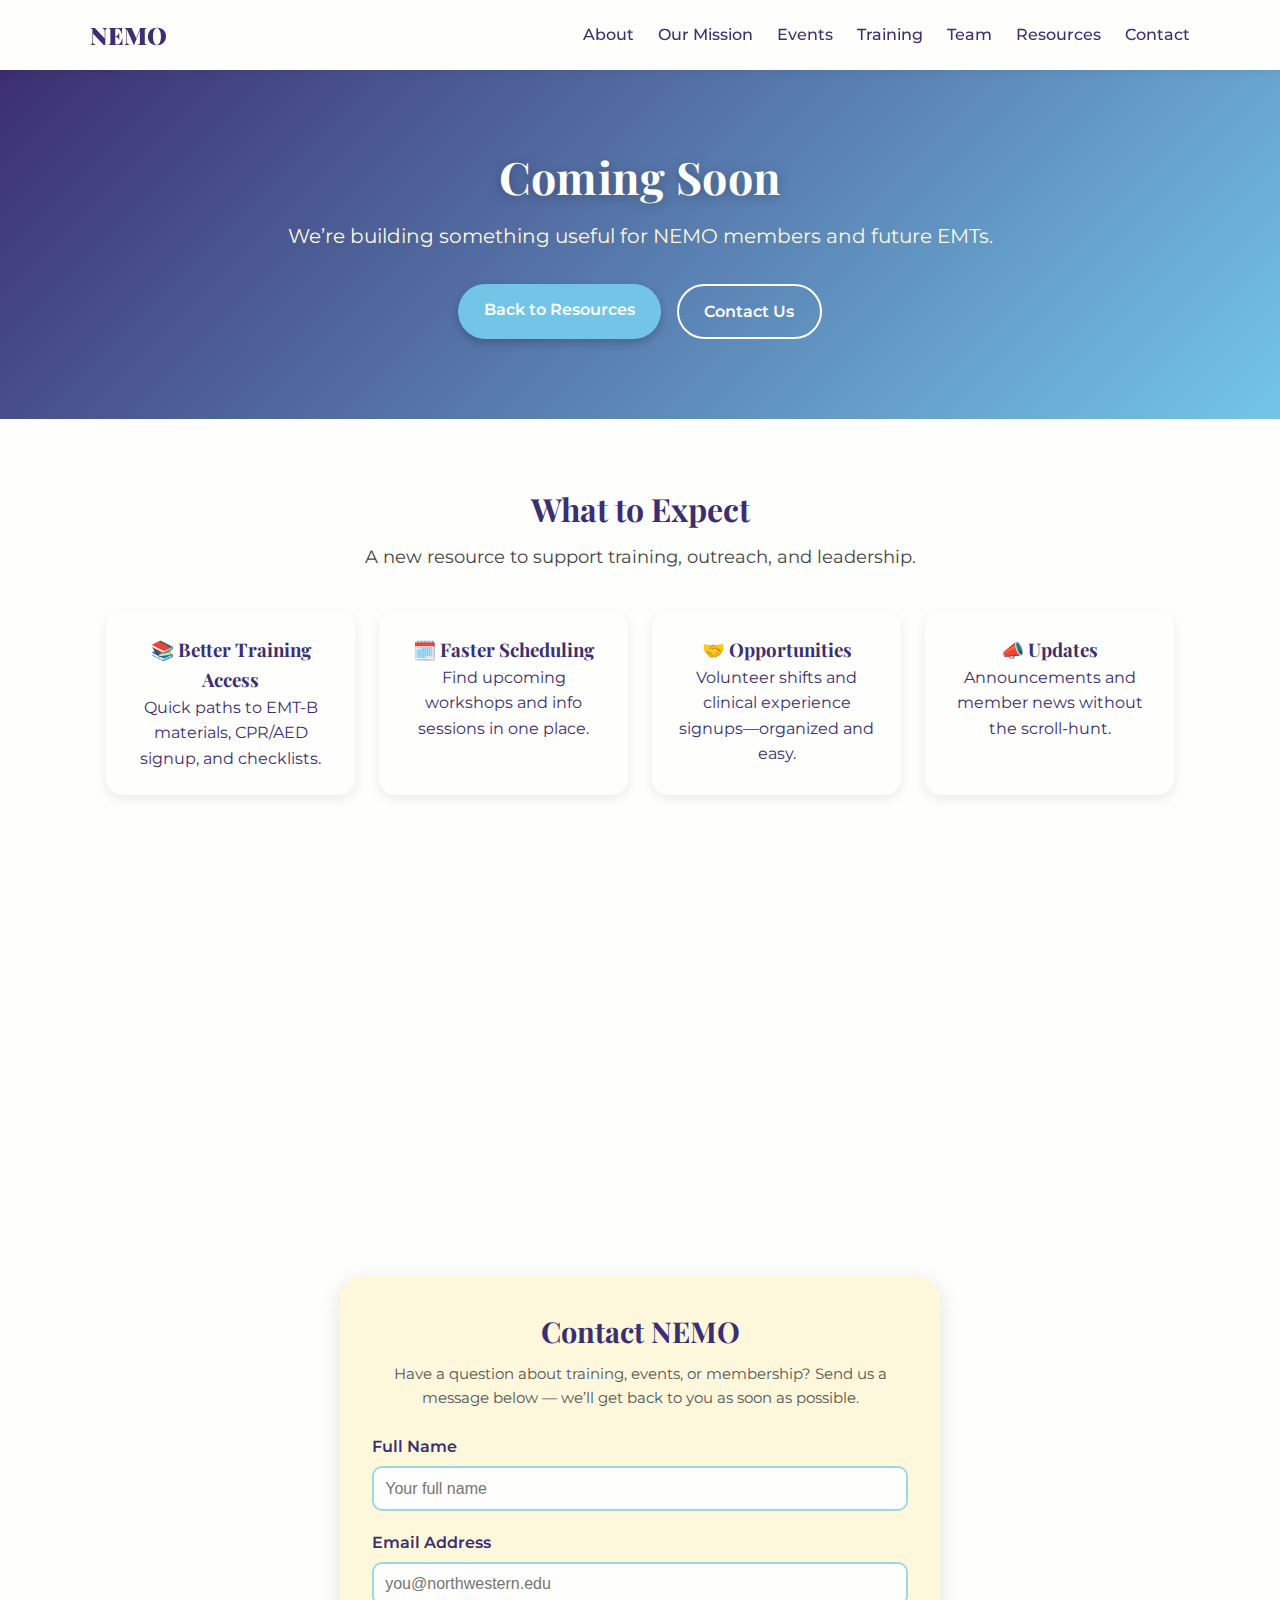
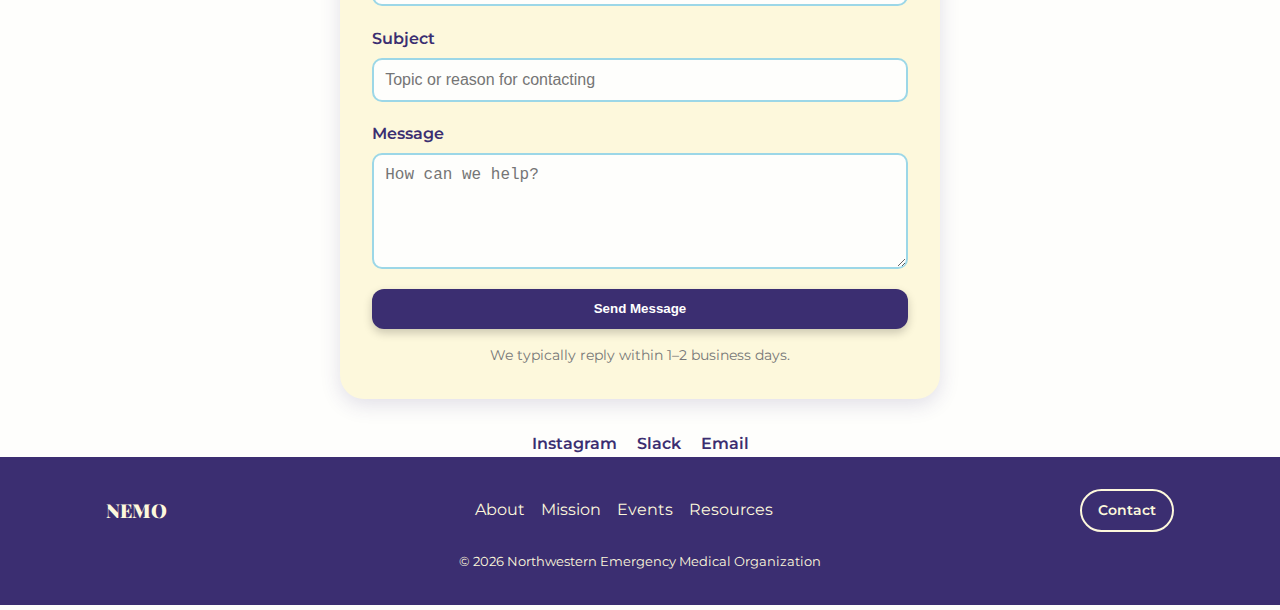
<file: Resources/comingsoon.html>
<!DOCTYPE html>
<html lang="en">
<head>
  <meta charset="UTF-8" />
  <meta name="viewport" content="width=device-width, initial-scale=1.0"/>
  <title>NEMO • Coming Soon</title>
  <meta name="description" content="New NEMO resource launching soon. Stay tuned for updates." />
  <link rel="stylesheet" href="../homepage.css" />
  <link rel="icon" href="assets/favicon.png" />
</head>

<body>
  <!-- Header / Navbar -->
  <header class="site-header">
    <div class="container navbar">
      <a class="logo" href="../index.html">NEMO</a>

      <nav aria-label="Primary">
        <ul id="primaryNav" class="nav-links">
          <li><a href="../index.html#about">About</a></li>
          <li><a href="../index.html#mission">Our Mission</a></li>
          <li><a href="../Events/events.html">Events</a></li>
          <li><a href="../Training/traininghomepage.html">Training</a></li>
          <li><a href="../Team/team.html">Team</a></li>
          <li><a href="resources.html">Resources</a></li>
          <li><a href="#contact-form">Contact</a></li>
        </ul>
      </nav>

      <button id="navToggle" class="nav-toggle" aria-label="Menu" aria-expanded="false">
        <span class="nav-toggle-bar"></span>
        <span class="nav-toggle-bar"></span>
        <span class="nav-toggle-bar"></span>
      </button>
    </div>
  </header>

  <!-- Hero -->
  <section class="hero section">
    <div class="container hero-content" style="justify-content:center;">
      <div class="hero-text" style="text-align:center;">
        <h1>Coming Soon</h1>
        <p class="slogan">We’re building something useful for NEMO members and future EMTs.</p>
        <div class="hero-ctas" style="justify-content:center;">
          <a class="btn btn-primary" href="resources.html">Back to Resources</a>
          <a class="btn btn-outline" href="#contact-form">Contact Us</a>
        </div>
      </div>
    </div>
  </section>

  <!-- Details -->
  <main id="main">
    <section class="section">
      <div class="container">
        <div class="section-head">
          <h2>What to Expect</h2>
          <p class="section-subtitle">A new resource to support training, outreach, and leadership.</p>
        </div>

        <div class="link-grid">
          <div class="link-card" aria-disabled="true">
            <h3>📚 Better Training Access</h3>
            <p>Quick paths to EMT-B materials, CPR/AED signup, and checklists.</p>
          </div>

          <div class="link-card" aria-disabled="true">
            <h3>🗓️ Faster Scheduling</h3>
            <p>Find upcoming workshops and info sessions in one place.</p>
          </div>

          <div class="link-card" aria-disabled="true">
            <h3>🤝 Opportunities</h3>
            <p>Volunteer shifts and clinical experience signups—organized and easy.</p>
          </div>

          <div class="link-card" aria-disabled="true">
            <h3>📣 Updates</h3>
            <p>Announcements and member news without the scroll-hunt.</p>
          </div>
        </div>

        
      </div>
    </section>

    <!-- Stay Connected -->
    <section class="section section--alt">
      <div class="container">
        <div class="section-head">
          <h2>Stay Connected</h2>
          <p class="section-subtitle">Follow for launch updates and upcoming events.</p>
        </div>

        <div class="link-grid">
          <a class="link-card" href="https://www.instagram.com/nemo.northwestern?utm_source=ig_web_button_share_sheet&igsh=ZDNlZDc0MzIxNw==" target="_blank" rel="noopener noreferrer">
            <h3>📸 Instagram</h3>
            <p>Photos, recaps, and announcements.</p>
          </a>

          <a class="link-card" href="https://nemo-6fg9047.slack.com/join/shared_invite/zt-3dhhgals4-zE1D2sbkIQrKL4HW3XA2sw#/shared-invite" target="_blank" rel="noopener noreferrer">
            <h3>💬 Slack</h3>
            <p>Join the conversation and get real-time updates.</p>
          </a>

          <a class="link-card" href="#contact-form">
            <h3>✉️ Email NEMO</h3>
            <p>Have questions? Reach our officer team.</p>
          </a>
        </div>
      </div>
    </section>
	  
	  <!-- Contact -->
	<form id="contact-form" class="contact-form" action="https://formspree.io/f/mqayldyz" method="POST">

	  <h2 class="contact-title">Contact NEMO</h2>
	  <p class="contact-intro">
		Have a question about training, events, or membership? Send us a message below — we’ll get back to you as soon as possible.
	  </p>

	  <div class="form-row">
		<label for="name">Full Name</label>
		<input id="name" name="name" type="text" placeholder="Your full name" required />
	  </div>

	  <div class="form-row">
		<label for="email">Email Address</label>
		<input id="email" name="email" type="email" placeholder="you@northwestern.edu" required />
	  </div>

	  <div class="form-row">
		<label for="subject">Subject</label>
		<input id="subject" name="subject" type="text" placeholder="Topic or reason for contacting" />
	  </div>

	  <div class="form-row">
		<label for="message">Message</label>
		<textarea id="message" name="message" rows="5" placeholder="How can we help?" required></textarea>
	  </div>

	  <!-- Optional hidden fields -->
	  <input type="hidden" name="_subject" value="New message from NEMO Contact Form" />
	  <input type="hidden" name="_captcha" value="false" />
	  <input type="hidden" name="_next" value="https://nemo-northwestern.org/thanks.html" />

	  <!-- Anti-spam honeypot -->
	  <input type="text" name="_gotcha" style="display:none" tabindex="-1" autocomplete="off" />

	  <button type="submit" class="btn btn-primary">Send Message</button>

	  <p class="form-note">We typically reply within 1–2 business days.</p>
	</form>

        <!-- ✅ Update links or add new ones to change contact/social options -->
        <div class="contact-socials">
          <a href="https://www.instagram.com/nemo.northwestern?utm_source=ig_web_button_share_sheet&igsh=ZDNlZDc0MzIxNw==" target="_blank" rel="noopener noreferrer">Instagram</a>
          <a href="https://nemo-6fg9047.slack.com/join/shared_invite/zt-3dhhgals4-zE1D2sbkIQrKL4HW3XA2sw#/shared-invite" target="_blank" rel="noopener noreferrer">Slack</a>
          <a href="mailto:nemo@u.northwestern.edu">Email</a>
        </div>
  
  </main>

  <!-- Footer -->
  <footer class="site-footer">
    <div class="container footer-grid">
      <div class="footer-logo">NEMO</div>
      <nav class="footer-nav">
        <ul>
          <li><a href="../index.html#about">About</a></li>
          <li><a href="../index.html#mission">Mission</a></li>
          <li><a href="../Events/events.html">Events</a></li>
          <li><a href="resources.html">Resources</a></li>
        </ul>
      </nav>
      <div class="footer-actions">
        <a class="btn btn-sm" href="../index.html#contact">Contact</a>
      </div>
    </div>
    <div class="container" style="text-align:center; margin-top:1rem;">
      <small>© <span id="year"></span> Northwestern Emergency Medical Organization</small>
    </div>
  </footer>

  <script src="../homepage.js"></script>
</body>
</html>
</file>
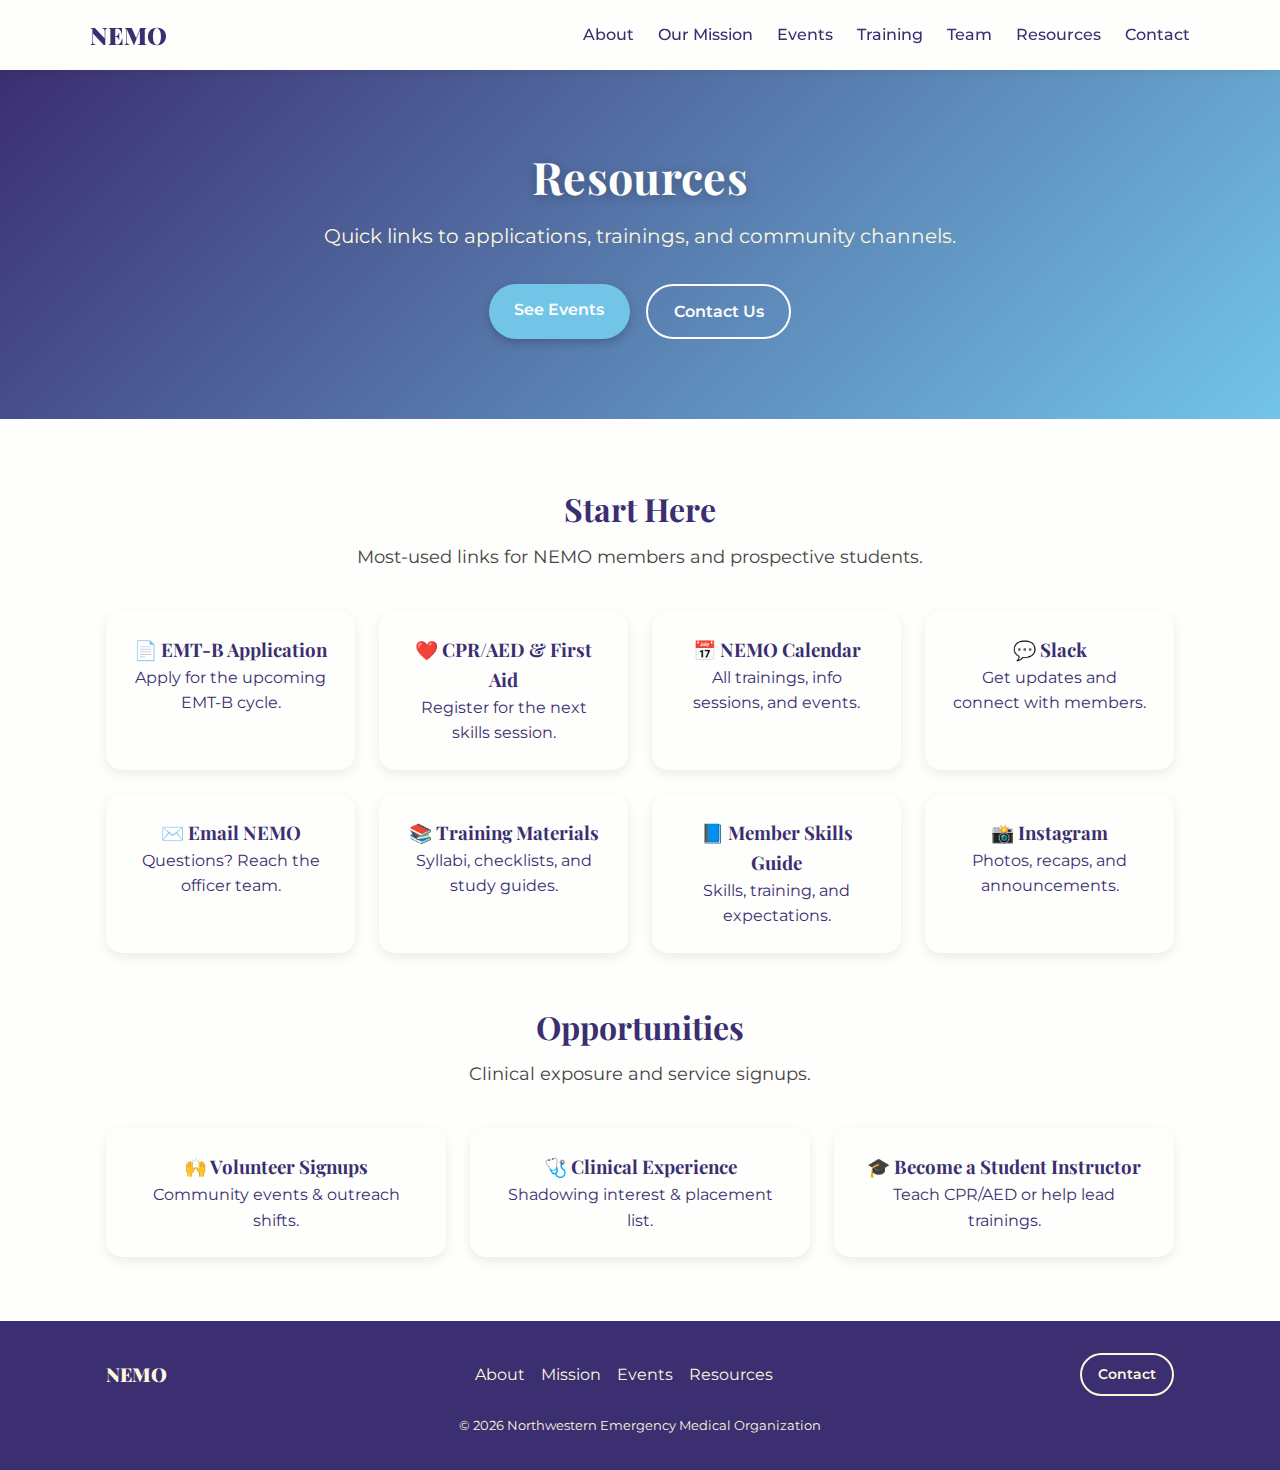
<file: Resources/resources.html>
<!DOCTYPE html>
<html lang="en">
<head>
  <meta charset="UTF-8" />
  <meta name="viewport" content="width=device-width, initial-scale=1.0"/>
  <title>NEMO • Resources</title>
  <link rel="stylesheet" href="../homepage.css" />
  <link rel="icon" href="assets/favicon.png" />
</head>

<body>
  <!-- Header / Navbar (reuses existing styles & JS hooks) -->
  <header class="site-header">
    <div class="container navbar">
      <a class="logo" href="../index.html">NEMO</a>

      <nav aria-label="Primary">
        <ul id="primaryNav" class="nav-links">
          <li><a href="../index.html#about">About</a></li>
          <li><a href="../index.html#mission">Our Mission</a></li>
          <li><a href="../Events/events.html">Events</a></li>
          <li><a href="../Training/traininghomepage.html">Training</a></li>
          <li><a href="../Team/team.html">Team</a></li>
          <li><a href="resources.html" aria-current="page">Resources</a></li>
          <li><a href="../index.html#contact">Contact</a></li>
        </ul>
      </nav>

      <button id="navToggle" class="nav-toggle" aria-label="Menu" aria-expanded="false">
        <span class="nav-toggle-bar"></span>
        <span class="nav-toggle-bar"></span>
        <span class="nav-toggle-bar"></span>
      </button>
    </div>
  </header>

  <!-- Page Hero (simple banner using your hero palette if desired) -->
  <section class="hero section">
    <div class="container hero-content" style="justify-content:center;">
      <div class="hero-text" style="text-align:center;">
        <h1>Resources</h1>
        <p class="slogan">Quick links to applications, trainings, and community channels.</p>
        <div class="hero-ctas" style="justify-content:center;">
          <a class="btn btn-primary" href="index.html#events">See Events</a>
          <a class="btn btn-outline" href="index.html#contact">Contact Us</a>
        </div>
      </div>
    </div>
  </section>

  <!-- Linktree-style grid (uses your .link-grid & .link-card) -->
  <main id="main">
    <section class="section">
      <div class="container">
        <div class="section-head">
          <h2>Start Here</h2>
          <p class="section-subtitle">Most-used links for NEMO members and prospective students.</p>
        </div>

        <div class="link-grid">
          <!-- Replace href placeholders with your real links -->
          <a class="link-card" href="https://l.instagram.com/?u=https%3A%2F%2Fforms.gle%2FXTxyKF4tkksAYKYu9%3Ffbclid%3DPAZXh0bgNhZW0CMTEAAacTzTHLJkxruDtb7Td9YCtyuiDv0YTgxbRkP-dTbVajE-axs4LBMmwHFwg_kA_aem_SGo3s5D9yrC67lsSb30Q-w&e=AT2JAaEj29yYlP4l_W-3KLGLDyIqRUYtgTqKq106H-WbZsTIKlM0in4JsDZlSKkIrqBMO6rGGZBcSGKYkQCAX4Rio9Fm0qnef61pbGsC1A" target="_blank" rel="noopener">
            <h3>📄 EMT-B Application</h3>
            <p>Apply for the upcoming EMT-B cycle.</p>
          </a>

          <a class="link-card" href="comingsoon.html" target="_blank" rel="noopener">
            <h3>❤️ CPR/AED &amp; First Aid</h3>
            <p>Register for the next skills session.</p>
          </a>

          <a class="link-card" href="https://calendar.google.com/calendar/u/0/r?cid=yourcalendarid" target="_blank" rel="noopener">
            <h3>📅 NEMO Calendar</h3>
            <p>All trainings, info sessions, and events.</p>
          </a>

          <a class="link-card" href="https://l.instagram.com/?u=https%3A%2F%2Fjoin.slack.com%2Ft%2Fnemo-6fg9047%2Fshared_invite%2Fzt-3dhhgals4-zE1D2sbkIQrKL4HW3XA2sw%3Ffbclid%3DPAZXh0bgNhZW0CMTEAAafxRs7xtqrpAwVLGolH5_TIC67iurtU-4hu4yCHKN8FOm2IYUneIkBrXV2R2g_aem__40wQrPy4vEjrkgb-2jbdg&e=AT1X86scYbdolV1EedAhQvYM4BP6KiV5LJmzsd3slRw-gB1HICyQZwaKwbw0ANdtZiTJxTkN1khcQ8cmhodiuXKoEBjiEkHB6XEdaYVJ9A" target="_blank" rel="noopener">
            <h3>💬 Slack</h3>
            <p>Get updates and connect with members.</p>
          </a>

          <a class="link-card" href="mailto:nemo@u.northwestern.edu">
            <h3>✉️ Email NEMO</h3>
            <p>Questions? Reach the officer team.</p>
          </a>

          <a class="link-card" href="comingsoon.html" target="_blank" rel="noopener">
            <h3>📚 Training Materials</h3>
            <p>Syllabi, checklists, and study guides.</p>
          </a>

          <a class="link-card" href="https://docs.google.com/document/d/1_-DXb7OnmiEx0fyky5Qk1hGSREK2dI8Gci0Vghyf8og/edit?usp=sharing" target="_blank" rel="noopener">
            <h3>📘 Member Skills Guide</h3>
            <p>Skills, training, and expectations.</p>
          </a>

          <a class="link-card" href="https://www.instagram.com/nemo.northwestern?utm_source=ig_web_button_share_sheet&igsh=ZDNlZDc0MzIxNw==" target="_blank" rel="noopener">
            <h3>📸 Instagram</h3>
            <p>Photos, recaps, and announcements.</p>
          </a>
        </div>

        <!-- Optional secondary group -->
        <div class="section-head" style="margin-top:3rem;">
          <h2>Opportunities</h2>
          <p class="section-subtitle">Clinical exposure and service signups.</p>
        </div>

        <div class="link-grid">
          <a class="link-card" href="comingsoon.html" target="_blank" rel="noopener">
            <h3>🙌 Volunteer Signups</h3>
            <p>Community events &amp; outreach shifts.</p>
          </a>

          <a class="link-card" href="comingsoon.html" target="_blank" rel="noopener">
            <h3>🩺 Clinical Experience</h3>
            <p>Shadowing interest &amp; placement list.</p>
          </a>

          <a class="link-card" href="comingsoon.html" target="_blank" rel="noopener">
            <h3>🎓 Become a Student Instructor</h3>
            <p>Teach CPR/AED or help lead trainings.</p>
          </a>
        </div>
      </div>
    </section>
  </main>

  <!-- Footer (reuses existing styles) -->
  <footer class="site-footer">
    <div class="container footer-grid">
      <div class="footer-logo">NEMO</div>
      <nav class="footer-nav">
        <ul>
          <li><a href="../index.html#about">About</a></li>
          <li><a href="../index.html#mission">Mission</a></li>
          <li><a href="../Events/events.html">Events</a></li>
          <li><a href="resources.html">Resources</a></li>
        </ul>
      </nav>
      <div class="footer-actions">
        <a class="btn btn-sm" href="../index.html#contact">Contact</a>
      </div>
    </div>
    <div class="container" style="text-align:center; margin-top:1rem;">
      <small>© <span id="year"></span> Northwestern Emergency Medical Organization</small>
    </div>
  </footer>

  <!-- Reuse your existing JS -->
  <script src="../homepage.js"></script>
</body>
</html>
</file>
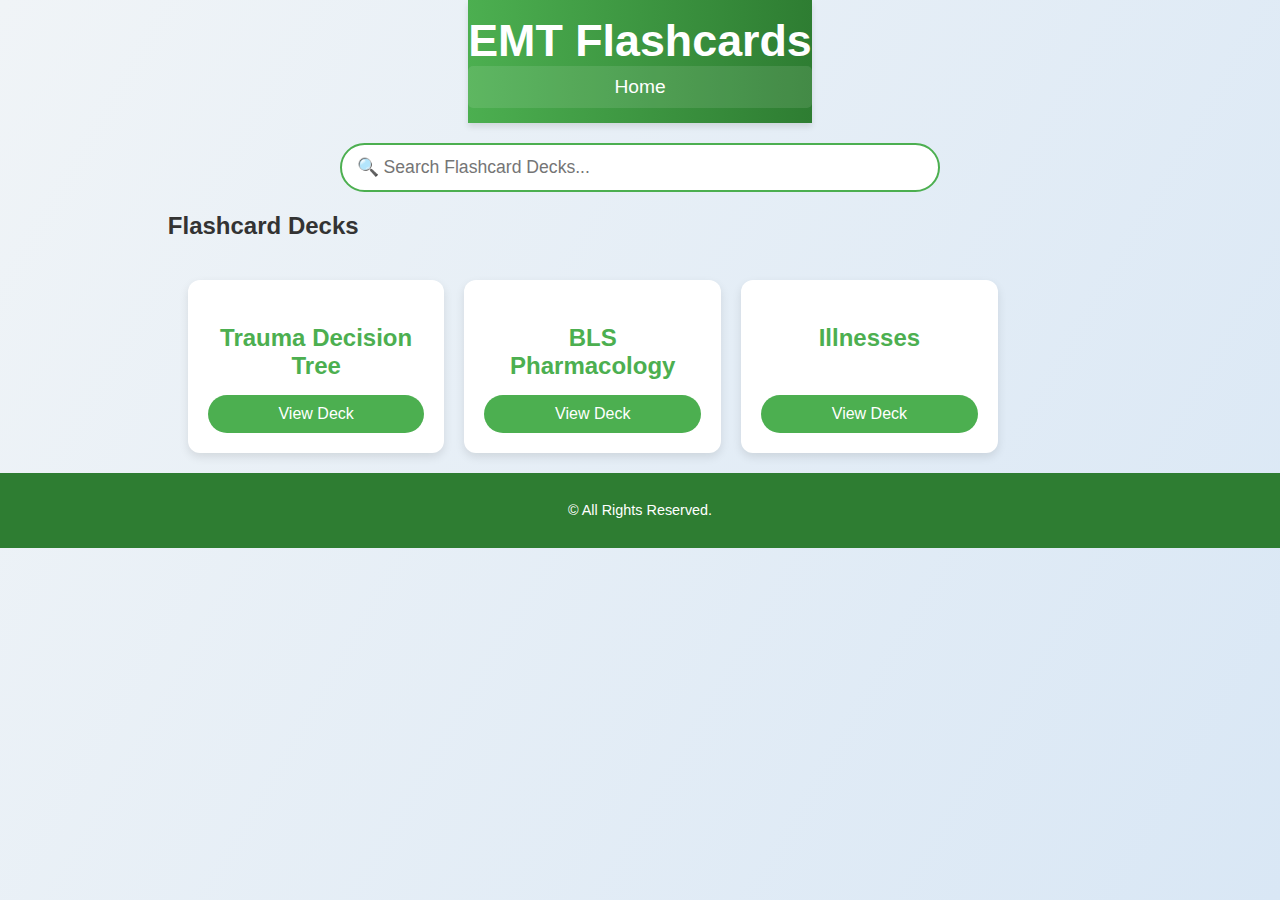
<file: Training/Flashcards/flashcards.html>
<!DOCTYPE html>
<html lang="en">
<head>
    <meta charset="UTF-8">
    <meta name="viewport" content="width=device-width, initial-scale=1.0">
    <title>Flashcards - EMT eLearning</title>
    <link rel="stylesheet" href="flashcards-styles.css">
    <script defer src="flashcards-scripts.js"></script>
</head>
<body>
    <header>
        <div class="logo">
            <h1>EMT Flashcards</h1>
        </div>
        <nav>
            <ul>
                <li><a href="traininghomepage.html">Home</a></li>

            </ul>
        </nav>
    </header>

    <main>
        <!-- Search Bar -->
        <section id="search-bar">
            <input type="text" id="deck-search" placeholder="🔍 Search Flashcard Decks...">
        </section>

        <!-- Flashcard Decks -->
        <section id="flashcard-decks">
            <h2>Flashcard Decks</h2>
            <div class="deck-list">
                <div class="deck" data-name="Trauma">
                    <h3>Trauma Decision Tree</h3>
                    <button class="view-deck-btn" data-deck="trauma">View Deck</button>
                </div>
                <div class="deck" data-name="Pharmacology">
                    <h3>BLS Pharmacology</h3>
                    <button class="view-deck-btn" data-deck="pharmacology">View Deck</button>
                </div>
	
				<div class="deck" data-name="illnesses">
                    <h3>Illnesses</h3>
                    <button class="view-deck-btn" data-deck="illnesses">View Deck</button>
                </div>

				
            </div>
        </section>

        <!-- Flashcard Modal -->
        <div id="flashcard-modal" class="modal hidden">
            <div class="modal-content">
                <span class="close-btn">&times;</span>
                <div class="flashcard">
                    <div class="card-content front">
                        <p></p>
                    </div>
                    <div class="card-content back">
                        <p></p>
                    </div>
                </div>
                <div class="card-controls">
    				<button id="prev-card">← Previous</button>
<button id="shuffle-deck">Shuffle</button>
    				<button id="next-card">Next →</button>
				</div>
				
            </div>
        </div>
    </main>

    <footer>
        <p>&copy; All Rights Reserved.</p>
    </footer>
</body>
</html>
</file>
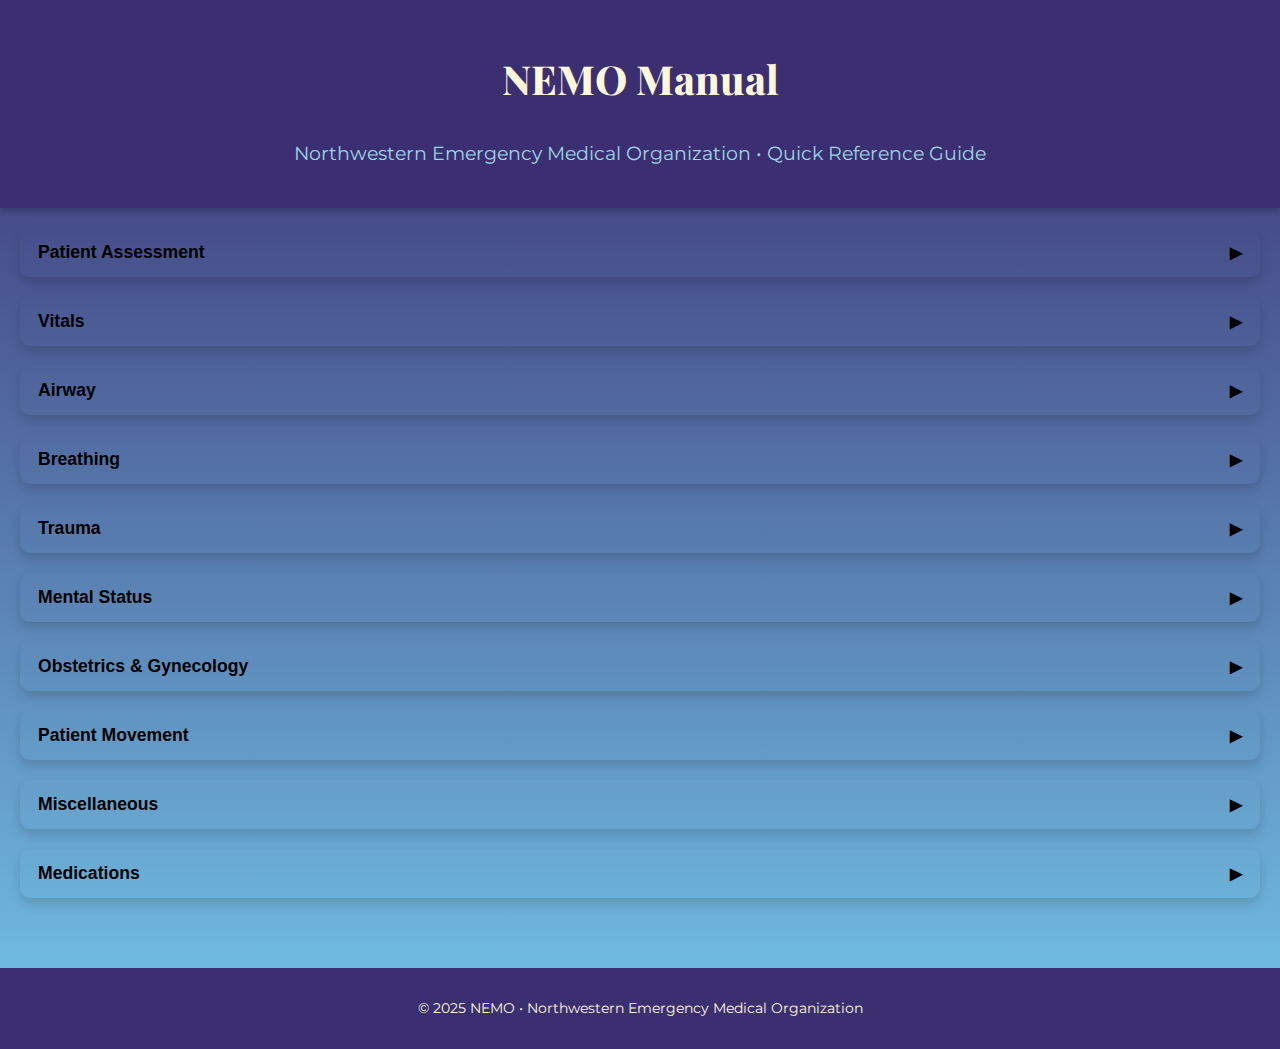
<file: Training/Guide/guide.html>
<!DOCTYPE html>
<html lang="en">
<head>
  <meta charset="UTF-8">
  <meta name="viewport" content="width=device-width, initial-scale=1.0">
  <title>NEMO Manual</title>
  <link rel="stylesheet" href="guide.css">
  <link href="https://fonts.googleapis.com/css2?family=Montserrat:wght@400;600&family=Playfair+Display:wght@700&display=swap" rel="stylesheet">
</head>
<body>
  <header class="site-header">
    <h1>NEMO Manual</h1>
    <p>Northwestern Emergency Medical Organization • Quick Reference Guide</p>
  </header>

  <main>
    <!-- Patient Assessment -->
    <div class="manual-section">
      <button class="manual-header">Patient Assessment</button>
      <div class="manual-content">
        <h3>Before Arrival On Scene</h3>
        <p>
          There are five major things to consider before arriving at the scene of a patient:  
          “Is the scene safe?” • “Am I wearing enough PPE?” • “What is the Nature of Illness (NOI)?” •  
          “How many patients are there?” • Request additional resources (if needed).
        </p>
        <p>
          The scene size-up is your first step to start every call. Failing to complete it is dangerous in real life and is a critical fail for your practical test. If you walk into an unsafe scene, you endanger yourself, your partner, and your patient.
        </p>

        <h3>Initial Impression</h3>
        <ul>
          <li>L – Identify any LIFE THREATS (arterial bleed, chest wound, cardiac arrest)</li>
          <li>I – General IMPRESSION (age, gender, complaint, mental status, position found)</li>
          <li>S – SPINAL precaution (ask about neck/back pain or falls)</li>
          <li>A – AVPU (alertness). If unresponsive, check carotid pulse.</li>
        </ul>

        <h3>ABC Assessment</h3>
        <p>[Assess airway, breathing, circulation — add protocol detail]</p>

        <h3>History of Present Illness (OPQRST)</h3>
        <p>[Onset, Provocation, Quality, Radiation, Severity, Time]</p>

        <h3>Past Medical History (AMPLE)</h3>
        <p>[Allergies, Medications, Past history, Last oral intake, Events leading]</p>

        <h3>Secondary Assessment</h3>
        <p>[Systematic head-to-toe exam, vitals, focused assessment]</p>

        <h3>Reassessment</h3>
        <p>[Repeat vitals, check interventions, trend changes]</p>
      </div>
    </div>

    <!-- Vitals -->
    <div class="manual-section">
      <button class="manual-header">Vitals</button>
      <div class="manual-content">
        <h3>Blood Pressure</h3>
        <p>
          Use the correct cuff size. Wrap snugly, stethoscope on brachial artery, inflate until radial pulse disappears +30 mmHg, then deflate slowly. First clear sound = systolic, last before silence = diastolic.
        </p>

        <h3>Pulse</h3>
        <p>
          Radial for adults, brachial for infants, carotid for arrest. Count 30s ×2 (or 60s if irregular). Note rate, rhythm, quality.
        </p>

        <h3>Respirations</h3>
        <p>
          Count chest/abdominal movement discreetly. Note rate, depth, effort, and abnormal patterns.
        </p>

        <h3>Pulse Oximetry</h3>
        <p>
          Clip to finger/toe/ear. Normal >94% on room air. Beware cold extremities, nail polish, CO poisoning. Always correlate clinically.
        </p>

        <h3>Lung Sounds</h3>
        <p>
          Auscultate anterior + posterior, at least four spots. Note clear, wheezes, crackles, rhonchi, or absent sounds.
        </p>

        <h3>Blood Glucose</h3>
        <p>
          Clean finger, lancet puncture, collect blood. Normal 70–120 mg/dL. Hypo → oral glucose/glucagon. Hyper → support only.
        </p>

        <h3>EKG Placement</h3>
        <p>
          4-lead: RA/LA below clavicles, RL/LL above hips. 12-lead: V1-V6 chest placement. Ensure good contact, patient still.
        </p>

        <h3>Pupils</h3>
        <p>
          Shine penlight briefly. PERRL = Pupils Equal, Round, Reactive to Light. Unequal or pinpoint pupils indicate issues (stroke, brain injury, opioid overdose).
        </p>
      </div>
    </div>

    <!-- Airway -->
    <div class="manual-section">
      <button class="manual-header">Airway</button>
      <div class="manual-content">
        <ul>
          <li>Head Tilt Chin Lift</li>
          <li>Jaw Thrust</li>
          <li>OPA (Oropharyngeal Airway)</li>
          <li>NPA (Nasopharyngeal Airway)</li>
          <li>iGel</li>
          <li>Suctioning</li>
        </ul>
      </div>
    </div>

    <!-- Breathing -->
    <div class="manual-section">
      <button class="manual-header">Breathing</button>
      <div class="manual-content">
        <ul>
          <li>Oxygen Tank</li>
          <li>Nasal Cannula</li>
          <li>Non-rebreather</li>
          <li>Bag Valve Mask (BVM)</li>
          <li>CPAP</li>
          <li>Nebulizer</li>
          <li>MDI (Metered-dose Inhaler)</li>
        </ul>
      </div>
    </div>

    <!-- Trauma -->
    <div class="manual-section">
      <button class="manual-header">Trauma</button>
      <div class="manual-content">
        <ul>
          <li>C-Collar</li>
          <li>Backboard</li>
          <li>KED (Kendrick Extrication Device)</li>
          <li>Stop The Bleed</li>
          <li>Chest Seal</li>
          <li>Sling and Swathe</li>
          <li>Pelvic Binder</li>
          <li>Traction Splint</li>
          <li>Evisceration Dressing</li>
          <li>Burn Dressing</li>
          <li>Impaled Object</li>
          <li>Mass Casualty Incident Triage</li>
        </ul>
      </div>
    </div>

    <!-- Mental Status -->
    <div class="manual-section">
      <button class="manual-header">Mental Status</button>
      <div class="manual-content">
        <h3>AVPU</h3>
        <p>Rapid LOC assessment: Alert, Verbal, Painful, Unresponsive.</p>

        <h3>Orientation (A/O x_)</h3>
        <p>Person, Place, Time, Event. A/O ×0–4 depending on responses.</p>

        <h3>Cincinnati Stroke Scale (FAST)</h3>
        <p>Facial droop • Arm drift • Speech • Time.</p>

        <h3>Glasgow Coma Scale (GCS)</h3>
        <p>Eye (4–1), Verbal (5–1), Motor (6–1). Score 3–15. Document individual and total.</p>
      </div>
    </div>

    <!-- Obstetrics -->
    <div class="manual-section">
      <button class="manual-header">Obstetrics & Gynecology</button>
      <div class="manual-content">
        <ul>
          <li>Assist Giving Birth</li>
          <li>Birth Complications</li>
          <li>Ectopic Pregnancy</li>
        </ul>
      </div>
    </div>

    <!-- Patient Movement -->
    <div class="manual-section">
      <button class="manual-header">Patient Movement</button>
      <div class="manual-content">
        <h3>Patient Lifting</h3>
        <p>Always lift with a partner, bend at knees, keep back straight, use equipment.</p>

        <h3>Sheet Lifting</h3>
        <p>[Details of sheet lifting]</p>

        <h3>Stretcher</h3>
        <p>Primary transport tool. Always lock, strap, and guide with at least 2 providers.</p>

        <h3>Stair Chair</h3>
        <p>Use for conscious patients on stairs. Secure straps, guide with 2 providers.</p>

        <h3>Backboard</h3>
        <p>[Immobilization details]</p>

        <h3>Scoop Stretcher</h3>
        <p>[Details for scoop stretcher use]</p>
      </div>
    </div>

    <!-- Miscellaneous -->
    <div class="manual-section">
      <button class="manual-header">Miscellaneous</button>
      <div class="manual-content">
        <ul>
          <li>PMS Check (Pulse Motor Sensory)</li>
          <li>Restraints</li>
          <li>Radio Reports (include demographics, complaint, impression, interventions, vitals, ETA)</li>
          <li>PPE (Personal Protective Equipment)</li>
        </ul>
      </div>
    </div>

    <!-- Medications -->
    <div class="manual-section">
      <button class="manual-header">Medications</button>
      <div class="manual-content">
        <h3>Oxygen</h3>
        <p>Indications: hypoxia, distress, CO exposure, shock. Nasal cannula 1–6 L/min, NRB 10–15 L/min, BVM 15 L/min. Titrate SpO₂ ≥94%.</p>

        <h3>Epinephrine</h3>
        <p>[Fill indications/contraindications/dose/etc.]</p>

        <h3>Aspirin</h3>
        <p>[Fill indications/contraindications/dose/etc.]</p>

        <h3>Nitroglycerin</h3>
        <p>[Fill indications/contraindications/dose/etc.]</p>

        <h3>Ibuprofen</h3>
        <p>[Fill info]</p>

        <h3>Acetaminophen</h3>
        <p>[Fill info]</p>

        <h3>Albuterol</h3>
        <p>[Fill info]</p>

        <h3>Ipratropium (Atrovent)</h3>
        <p>[Fill info]</p>

        <h3>Glucose</h3>
        <p>[Fill info]</p>

        <h3>Glucagon</h3>
        <p>[Fill info]</p>

        <h3>Naloxone</h3>
        <p>[Fill info]</p>
      </div>
    </div>
  </main>

  <footer class="site-footer">
    <p>&copy; 2025 NEMO • Northwestern Emergency Medical Organization</p>
  </footer>

  <script src="guide.js"></script>
</body>
</html>
</file>
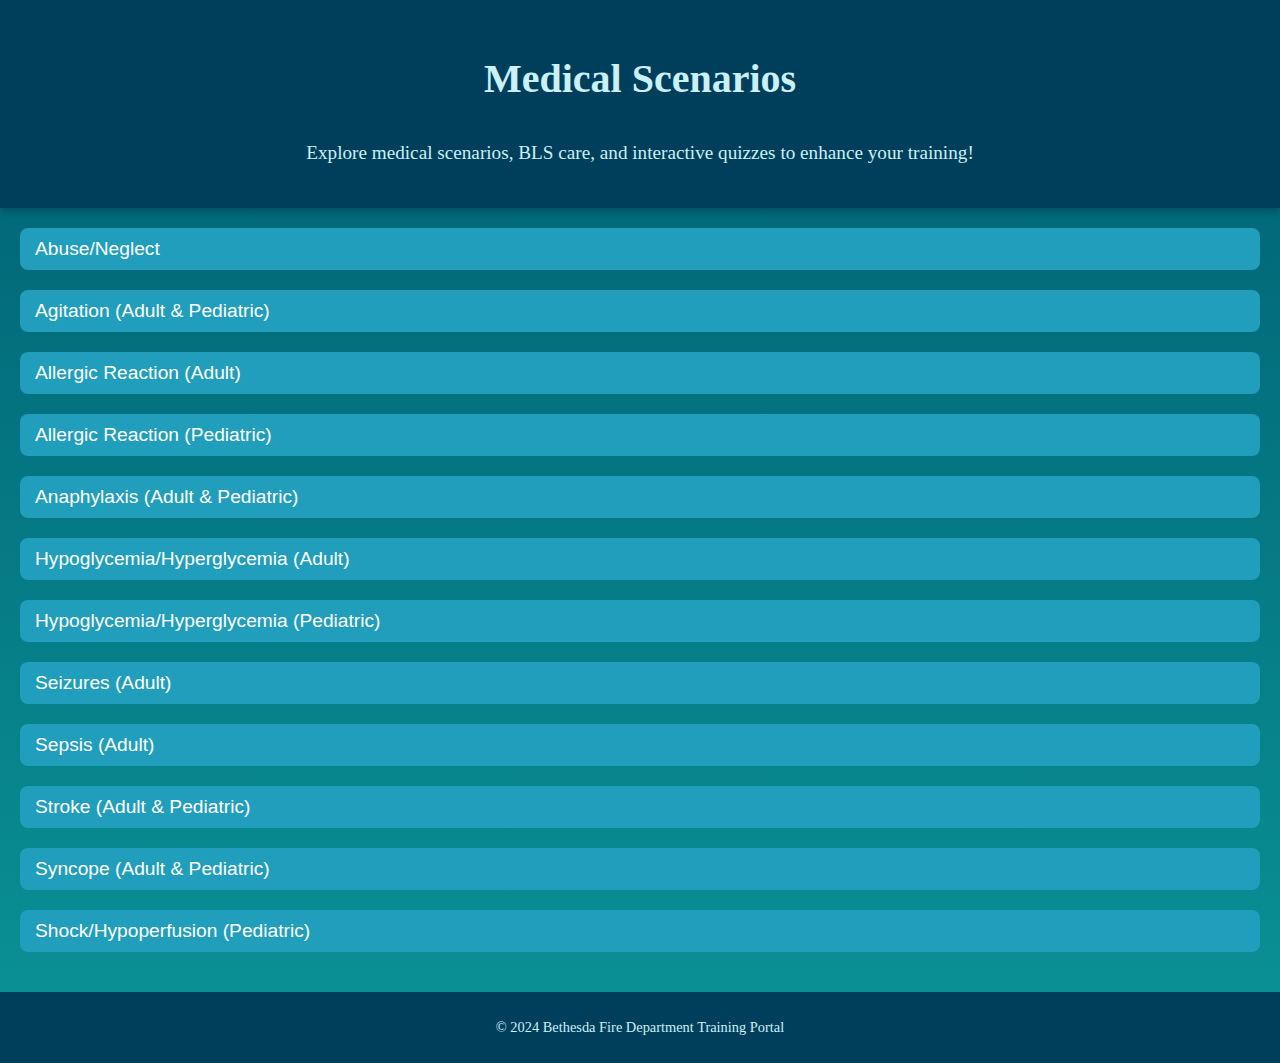
<file: Training/Medical/medical-scenarios.html>
<!DOCTYPE html>
<html lang="en">
<head>
    <meta charset="UTF-8">
    <meta name="viewport" content="width=device-width, initial-scale=1.0">
    <title>Medical Scenarios</title>
    <link rel="stylesheet" href="medical-scenarios.css">
    <link href="https://fonts.googleapis.com/css2?family=Montserrat:wght@400;600&display=swap" rel="stylesheet">
</head>
<body>
    <header>
        <h1>Medical Scenarios</h1>
        <p>Explore medical scenarios, BLS care, and interactive quizzes to enhance your training!</p>
    </header>

    <main>
        <!-- Abuse/Neglect -->
        <div class="scenario">
            <button class="scenario-header">Abuse/Neglect</button>
            <div class="scenario-content">
                <h3>Indications:</h3>
                <ul>
                    <li>Injuries suggestive of intentional harm (e.g., burns in patterns, various stages of healing).</li>
                    <li>Malnutrition or extreme lack of cleanliness.</li>
                    <li>Bulging fontanels or altered mental status in infants.</li>
                </ul>
                <h3>BLS Care:</h3>
                <ul>
                    <li>Stabilize and treat injuries.</li>
                    <li>Discourage patient from washing if sexual abuse is suspected.</li>
                    <li>Document:
                        <ul>
                            <li>Statements made by patient/caregiver.</li>
                            <li>Abnormal behavior from patient/caregiver.</li>
                            <li>Environmental conditions.</li>
                            <li>Time law enforcement or social services were notified.</li>
                        </ul>
                    </li>
                    <li>Report suspected abuse to appropriate authorities (law enforcement or social services).</li>
                </ul>
                <h3>Quiz:</h3>
                <div class="quiz">
                    <p>Which of the following is a key indication of abuse or neglect?</p>
                    <button data-answer="correct">Burns in unusual patterns</button>
                    <button data-answer="wrong">Flu-like symptoms</button>
                    <button data-answer="wrong">Sudden weight gain</button>
                    <button data-answer="wrong">Chronic fatigue</button>
                </div>
                <div class="quiz">
                    <p>What should you do if sexual abuse is suspected?</p>
                    <button data-answer="correct">Treat injuries but discourage washing</button>
                    <button data-answer="wrong">Allow the patient to wash before transport</button>
                    <button data-answer="wrong">Ignore environmental factors</button>
                    <button data-answer="wrong">Notify authorities in front of the caregiver</button>
                </div>
                <div class="quiz">
                    <p>What must be documented in suspected abuse cases?</p>
                    <button data-answer="correct">Both B and C</button>
                    <button data-answer="wrong">Dietary preferences</button>
                    <button data-answer="wrong">Statements from the caregiver</button>
                    <button data-answer="wrong">Time of law enforcement notification</button>
                </div>
                <div class="quiz">
                    <p>Who should you notify in suspected abuse cases?</p>
                    <button data-answer="correct">Local police or social services</button>
                    <button data-answer="wrong">Hospital staff</button>
                    <button data-answer="wrong">The patient’s employer</button>
                    <button data-answer="wrong">Family members</button>
                </div>
            </div>
        </div>

        <!-- Agitation -->
        <div class="scenario">
            <button class="scenario-header">Agitation (Adult & Pediatric)</button>
            <div class="scenario-content">
                <h3>Indications:</h3>
                <ul>
                    <li>Mild Agitation: Agitated but cooperative.</li>
                    <li>Moderate Agitation: Irrational behavior that poses risk to self or others.</li>
                    <li>Severe Agitation: Physically violent.</li>
                </ul>
                <h3>BLS Care:</h3>
                <ul>
                    <li>Maintain scene safety and call law enforcement if necessary.</li>
                    <li>Use verbal de-escalation and emotional support (e.g., SAFER Model):
                        <ul>
                            <li>Stabilize the situation.</li>
                            <li>Assess the crisis.</li>
                            <li>Facilitate resources (e.g., family, police).</li>
                            <li>Encourage action for their best interest.</li>
                            <li>Recovery/referral to professional care.</li>
                        </ul>
                    </li>
                </ul>
                <h3>Quiz:</h3>
                <div class="quiz">
                    <p>Which symptom characterizes severe agitation?</p>
                    <button data-answer="correct">Physical violence</button>
                    <button data-answer="wrong">Mild irritability</button>
                    <button data-answer="wrong">Cooperative behavior</button>
                    <button data-answer="wrong">Nervousness</button>
                </div>
                <div class="quiz">
                    <p>What is the first priority in cases of agitation?</p>
                    <button data-answer="correct">Ensure scene safety</button>
                    <button data-answer="wrong">Call for ALS support</button>
                    <button data-answer="wrong">Apply physical restraints</button>
                    <button data-answer="wrong">Provide sedatives</button>
                </div>
                <div class="quiz">
                    <p>The SAFER Model includes:</p>
                    <button data-answer="correct">Stabilizing the situation</button>
                    <button data-answer="wrong">Administering sedatives</button>
                    <button data-answer="wrong">Evaluating vitals</button>
                    <button data-answer="wrong">Physically restraining the patient</button>
                </div>
                <div class="quiz">
                    <p>What should you do if verbal de-escalation is unsuccessful?</p>
                    <button data-answer="correct">Contact law enforcement if necessary</button>
                    <button data-answer="wrong">Apply physical restraints immediately</button>
                    <button data-answer="wrong">Ignore the patient’s behavior</button>
                    <button data-answer="wrong">Administer medications</button>
                </div>
            </div>
        </div>

        <!-- Allergic Reaction (Adult) -->
        <div class="scenario">
            <button class="scenario-header">Allergic Reaction (Adult)</button>
            <div class="scenario-content">
                <h3>Indications:</h3>
                <ul>
                    <li>Mild Symptoms: Localized swelling and itching.</li>
                    <li>Moderate Symptoms: Hives or mild wheezing.</li>
                    <li>Severe Symptoms: Acute swelling of mucosa, respiratory compromise, hypotension.</li>
                </ul>
                <h3>BLS Care:</h3>
                <ul>
                    <li>For mild or moderate symptoms:
                        <ul>
                            <li>Administer epinephrine auto-injector (0.3 mg IM) in the lateral thigh.</li>
                            <li>If wheezing/bronchospasm: Use albuterol inhaler (2 puffs) or nebulized albuterol. Repeat once within 30 minutes if needed.</li>
                        </ul>
                    </li>
                    <li>For mild symptoms with known life-threatening history:
                        <ul>
                            <li>Epinephrine auto-injector (0.3 mg IM) in lateral thigh.</li>
                        </ul>
                    </li>
                </ul>
                <h3>Quiz:</h3>
                <div class="quiz">
                    <p>What is the appropriate dose of an epinephrine auto-injector for adults?</p>
                    <button data-answer="correct">0.3 mg</button>
                    <button data-answer="wrong">0.15 mg</button>
                    <button data-answer="wrong">0.5 mg</button>
                    <button data-answer="wrong">1.0 mg</button>
                </div>
                <div class="quiz">
                    <p>What should be administered for wheezing during an allergic reaction?</p>
                    <button data-answer="correct">Albuterol inhaler or nebulizer</button>
                    <button data-answer="wrong">Diphenhydramine</button>
                    <button data-answer="wrong">Aspirin</button>
                    <button data-answer="wrong">Oral glucose</button>
                </div>
                <div class="quiz">
                    <p>What is the first step for a mild allergic reaction?</p>
                    <button data-answer="correct">Administer an epinephrine auto-injector</button>
                    <button data-answer="wrong">Call for ALS support</button>
                    <button data-answer="wrong">Provide oral glucose</button>
                    <button data-answer="wrong">Transport immediately</button>
                </div>
                <div class="quiz">
                    <p>When should you repeat an albuterol treatment?</p>
                    <button data-answer="correct">After 30 minutes if symptoms persist</button>
                    <button data-answer="wrong">Immediately after the first dose</button>
                    <button data-answer="wrong">Only if ALS arrives</button>
                    <button data-answer="wrong">Never repeat a dose</button>
                </div>
            </div>
        </div>
		
		        <!-- Allergic Reaction (Pediatric) -->
        <div class="scenario">
            <button class="scenario-header">Allergic Reaction (Pediatric)</button>
            <div class="scenario-content">
                <h3>Indications:</h3>
                <ul>
                    <li>Mild Symptoms: Localized swelling and itching.</li>
                    <li>Moderate Symptoms: Hives or mild wheezing.</li>
                    <li>Severe Symptoms: Acute swelling of mucosa, respiratory compromise, hypotension.</li>
                </ul>
                <h3>BLS Care:</h3>
                <ul>
                    <li>For mild or moderate symptoms:
                        <ul>
                            <li>Epinephrine (BLS) IM injection:
                                <ul>
                                    <li>&lt;5 years old: 0.15 mg.</li>
                                    <li>≥5 years old: 0.3 mg.</li>
                                </ul>
                            </li>
                            <li>Albuterol:
                                <ul>
                                    <li>&lt;2 years old: 1.25 mg nebulized.</li>
                                    <li>≥2 years old: 2.5 mg nebulized.</li>
                                </ul>
                            </li>
                        </ul>
                    </li>
                </ul>
                <h3>Quiz:</h3>
                <div class="quiz">
                    <p>What is the epinephrine dose for a child under 5 years old?</p>
                    <button data-answer="correct">0.15 mg</button>
                    <button data-answer="wrong">0.3 mg</button>
                    <button data-answer="wrong">0.5 mg</button>
                    <button data-answer="wrong">1.0 mg</button>
                </div>
                <div class="quiz">
                    <p>What is the correct nebulized albuterol dose for children under 2 years old?</p>
                    <button data-answer="correct">1.25 mg</button>
                    <button data-answer="wrong">2.5 mg</button>
                    <button data-answer="wrong">0.5 mg</button>
                    <button data-answer="wrong">1.0 mg</button>
                </div>
                <div class="quiz">
                    <p>What symptoms indicate a moderate allergic reaction in children?</p>
                    <button data-answer="correct">Hives or mild wheezing</button>
                    <button data-answer="wrong">Mild swelling</button>
                    <button data-answer="wrong">GI symptoms</button>
                    <button data-answer="wrong">Severe respiratory distress</button>
                </div>
                <div class="quiz">
                    <p>What should you do if a child develops wheezing after allergen exposure?</p>
                    <button data-answer="correct">Provide albuterol nebulizer treatment</button>
                    <button data-answer="wrong">Administer an antihistamine</button>
                    <button data-answer="wrong">Check blood glucose</button>
                    <button data-answer="wrong">Apply a cold compress</button>
                </div>
            </div>
        </div>

        <!-- Anaphylaxis -->
        <div class="scenario">
            <button class="scenario-header">Anaphylaxis (Adult & Pediatric)</button>
            <div class="scenario-content">
                <h3>Indications:</h3>
                <ul>
                    <li>Acute severe illness after allergen exposure with:
                        <ul>
                            <li>Urticaria (hives) or mucosal swelling.</li>
                            <li>Respiratory compromise or hypotension.</li>
                            <li>GI symptoms (e.g., abdominal pain, diarrhea).</li>
                        </ul>
                    </li>
                </ul>
                <h3>BLS Care:</h3>
                <ul>
                    <li>Administer epinephrine auto-injector:
                        <ul>
                            <li>Adult: 0.3 mg IM lateral thigh.</li>
                            <li>Pediatric: 0.15 mg IM (&lt;5 years); 0.3 mg IM (≥5 years).</li>
                        </ul>
                    </li>
                    <li>Repeat every 5 minutes (up to 3 doses) for persistent symptoms.</li>
                    <li>Use albuterol (BLS) nebulized for bronchospasm.</li>
                </ul>
                <h3>Quiz:</h3>
                <div class="quiz">
                    <p>How many doses of epinephrine can be administered in severe anaphylaxis?</p>
                    <button data-answer="correct">Up to three</button>
                    <button data-answer="wrong">Two</button>
                    <button data-answer="wrong">Unlimited</button>
                    <button data-answer="wrong">One</button>
                </div>
                <div class="quiz">
                    <p>What is a hallmark symptom of anaphylaxis?</p>
                    <button data-answer="correct">Respiratory compromise</button>
                    <button data-answer="wrong">Mild swelling</button>
                    <button data-answer="wrong">Localized itching</button>
                    <button data-answer="wrong">Slow heart rate</button>
                </div>
                <div class="quiz">
                    <p>What is the pediatric epinephrine dose for children 5 years or older?</p>
                    <button data-answer="correct">0.3 mg</button>
                    <button data-answer="wrong">0.15 mg</button>
                    <button data-answer="wrong">0.1 mg</button>
                    <button data-answer="wrong">0.5 mg</button>
                </div>
                <div class="quiz">
                    <p>What is the preferred site for epinephrine administration?</p>
                    <button data-answer="correct">Lateral thigh</button>
                    <button data-answer="wrong">Deltoid muscle</button>
                    <button data-answer="wrong">Abdomen</button>
                    <button data-answer="wrong">Upper back</button>
                </div>
            </div>
        </div>

        <!-- Hypoglycemia/Hyperglycemia (Adult) -->
        <div class="scenario">
            <button class="scenario-header">Hypoglycemia/Hyperglycemia (Adult)</button>
            <div class="scenario-content">
                <h3>Indications:</h3>
                <ul>
                    <li>Blood glucose less than 70 mg/dL or greater than 300 mg/dL.</li>
                    <li>Altered mental status, suspected diabetes, or unresponsiveness.</li>
                </ul>
                <h3>BLS Care:</h3>
                <ul>
                    <li>Check blood glucose.</li>
                    <li>If blood glucose &lt; 70 mg/dL:
                        <ul>
                            <li>Administer oral glucose (10-15 grams) between gum and cheek.</li>
                            <li>Repeat dose if no improvement after 10 minutes.</li>
                        </ul>
                    </li>
                    <li>If blood glucose > 300 mg/dL:
                        <ul>
                            <li>Provide supportive care and transport.</li>
                        </ul>
                    </li>
                </ul>
                <h3>Quiz:</h3>
                <div class="quiz">
                    <p>What is the recommended treatment for blood glucose &lt;70 mg/dL?</p>
                    <button data-answer="correct">Provide 10-15 grams of oral glucose</button>
                    <button data-answer="wrong">Administer epinephrine</button>
                    <button data-answer="wrong">Transport immediately</button>
                    <button data-answer="wrong">Administer IV fluids</button>
                </div>
                <div class="quiz">
                    <p>What is the appropriate response if hyperglycemia (&gt;300 mg/dL) is detected?</p>
                    <button data-answer="correct">Provide supportive care and transport</button>
                    <button data-answer="wrong">Administer oral glucose</button>
                    <button data-answer="wrong">Check for seizure activity</button>
                    <button data-answer="wrong">Monitor blood pressure</button>
                </div>
                <div class="quiz">
                    <p>How soon should oral glucose be repeated if the patient shows no improvement?</p>
                    <button data-answer="correct">10 minutes</button>
                    <button data-answer="wrong">5 minutes</button>
                    <button data-answer="wrong">15 minutes</button>
                    <button data-answer="wrong">20 minutes</button>
                </div>
                <div class="quiz">
                    <p>What blood glucose level is considered hypoglycemia?</p>
                    <button data-answer="correct">&lt;70 mg/dL</button>
                    <button data-answer="wrong">&lt;90 mg/dL</button>
                    <button data-answer="wrong">&lt;50 mg/dL</button>
                    <button data-answer="wrong">&lt;30 mg/dL</button>
                </div>
            </div>
        </div>

        <!-- Hypoglycemia/Hyperglycemia (Pediatric) -->
        <div class="scenario">
            <button class="scenario-header">Hypoglycemia/Hyperglycemia (Pediatric)</button>
            <div class="scenario-content">
                <h3>Indications:</h3>
                <ul>
                    <li>Blood glucose less than 70 mg/dL or greater than 300 mg/dL.</li>
                    <li>Altered mental status, suspected diabetes, or unresponsiveness.</li>
                </ul>
                <h3>BLS Care:</h3>
                <ul>
                    <li>Check blood glucose.</li>
                    <li>If blood glucose &lt; 70 mg/dL:
                        <ul>
                            <li>Administer oral glucose (10-15 grams) between gum and cheek.</li>
                            <li>Repeat dose if no improvement after 10 minutes.</li>
                        </ul>
                    </li>
                    <li>For neonates (&lt;28 days): blood glucose &lt; 40 mg/dL requires immediate transport after care.</li>
                </ul>
                <h3>Quiz:</h3>
                <div class="quiz">
                    <p>What blood glucose level is considered critical for neonates (&lt;28 days)?</p>
                    <button data-answer="correct">&lt;40 mg/dL</button>
                    <button data-answer="wrong">&lt;50 mg/dL</button>
                    <button data-answer="wrong">&lt;70 mg/dL</button>
                    <button data-answer="wrong">&lt;80 mg/dL</button>
                </div>
                <div class="quiz">
                    <p>What is the initial treatment for a pediatric patient with blood glucose &lt;70 mg/dL?</p>
                    <button data-answer="correct">Oral glucose (10-15 grams)</button>
                    <button data-answer="wrong">IV dextrose</button>
                    <button data-answer="wrong">Epinephrine</button>
                    <button data-answer="wrong">Transport immediately</button>
                </div>
                <div class="quiz">
                    <p>If a pediatric patient does not respond to initial oral glucose, what is the next step?</p>
                    <button data-answer="correct">Repeat the oral glucose after 10 minutes</button>
                    <button data-answer="wrong">Administer epinephrine</button>
                    <button data-answer="wrong">Delay transport until stable</button>
                    <button data-answer="wrong">Perform an EKG</button>
                </div>
                <div class="quiz">
                    <p>What is the priority for neonates with blood glucose &lt;40 mg/dL?</p>
                    <button data-answer="correct">Immediate transport after care</button>
                    <button data-answer="wrong">Monitor for seizure activity</button>
                    <button data-answer="wrong">Administer fluids</button>
                    <button data-answer="wrong">Repeat blood glucose check</button>
                </div>
            </div>
        </div>

        <!-- Seizures (Adult) -->
        <div class="scenario">
            <button class="scenario-header">Seizures (Adult)</button>
            <div class="scenario-content">
                <h3>Indications:</h3>
                <ul>
                    <li>Active seizure or postictal state.</li>
                    <li>Altered mental status or history of epilepsy.</li>
                </ul>
                <h3>BLS Care:</h3>
                <ul>
                    <li>Protect the patient from injury.</li>
                    <li>Do not restrain the patient or insert anything into the mouth.</li>
                    <li>After the seizure stops:
                        <ul>
                            <li>Check blood glucose. If &lt;70 mg/dL, treat per hypoglycemia protocol.</li>
                            <li>Monitor airway and breathing.</li>
                        </ul>
                    </li>
                </ul>
                <h3>Quiz:</h3>
                <div class="quiz">
                    <p>What is the first action to take during an active seizure?</p>
                    <button data-answer="correct">Protect the patient from injury</button>
                    <button data-answer="wrong">Restrain the patient</button>
                    <button data-answer="wrong">Place an object in the patient’s mouth</button>
                    <button data-answer="wrong">Check blood glucose immediately</button>
                </div>
                <div class="quiz">
                    <p>What should you do after the seizure stops?</p>
                    <button data-answer="correct">Perform airway and breathing assessment</button>
                    <button data-answer="wrong">Restrain the patient</button>
                    <button data-answer="wrong">Administer oral glucose immediately</button>
                    <button data-answer="wrong">Apply physical restraints</button>
                </div>
                <div class="quiz">
                    <p>What protocol should be followed if blood glucose is &lt;70 mg/dL after a seizure?</p>
                    <button data-answer="correct">Administer oral glucose</button>
                    <button data-answer="wrong">Provide IV fluids</button>
                    <button data-answer="wrong">Administer epinephrine</button>
                    <button data-answer="wrong">Transport immediately</button>
                </div>
                <div class="quiz">
                    <p>Should anything be inserted into the patient’s mouth during a seizure?</p>
                    <button data-answer="correct">No, never insert anything</button>
                    <button data-answer="wrong">Yes, to prevent biting</button>
                    <button data-answer="wrong">Yes, to clear the airway</button>
                    <button data-answer="wrong">Yes, if the patient is unresponsive</button>
                </div>
            </div>
        </div>

        <!-- Sepsis (Adult) -->
        <div class="scenario">
            <button class="scenario-header">Sepsis (Adult)</button>
            <div class="scenario-content">
                <h3>Indications:</h3>
                <ul>
                    <li>Suspected infection with at least two of the following:
                        <ul>
                            <li>Temperature &gt;100.4°F or &lt;95.9°F.</li>
                            <li>Heart rate &gt;100 bpm.</li>
                            <li>Respiratory rate &gt;25.</li>
                            <li>Hypotension (SBP &lt;90 mmHg).</li>
                        </ul>
                    </li>
                </ul>
                <h3>BLS Care:</h3>
                <ul>
                    <li>Place the patient in a position of comfort or supine if hypotensive.</li>
                    <li>Check blood glucose and treat hypoglycemia if needed.</li>
                    <li>Provide oxygen as needed.</li>
                    <li>Transport and notify the receiving facility of a "Sepsis Alert".</li>
                </ul>
                <h3>Quiz:</h3>
                <div class="quiz">
                    <p>Which of the following is a sign of sepsis?</p>
                    <button data-answer="correct">All of the above</button>
                    <button data-answer="wrong">Temperature &lt;95.9°F</button>
                    <button data-answer="wrong">Heart rate &gt;100 bpm</button>
                    <button data-answer="wrong">Respiratory rate &gt;25</button>
                </div>
                <div class="quiz">
                    <p>What position should a hypotensive patient with suspected sepsis be placed in?</p>
                    <button data-answer="correct">Supine</button>
                    <button data-answer="wrong">Prone</button>
                    <button data-answer="wrong">Seated</button>
                    <button data-answer="wrong">Head elevated at 45 degrees</button>
                </div>
                <div class="quiz">
                    <p>What is an important action during transport of a sepsis patient?</p>
                    <button data-answer="correct">Notify the receiving facility of a "Sepsis Alert"</button>
                    <button data-answer="wrong">Administer oral glucose</button>
                    <button data-answer="wrong">Provide IV fluids</button>
                    <button data-answer="wrong">Administer epinephrine</button>
                </div>
                <div class="quiz">
                    <p>What vital sign abnormality should prompt a suspicion of sepsis?</p>
                    <button data-answer="correct">Temperature &gt;100.4°F</button>
                    <button data-answer="wrong">Heart rate of 60 bpm</button>
                    <button data-answer="wrong">Blood pressure &gt;120 mmHg</button>
                    <button data-answer="wrong">Respiratory rate &lt;10</button>
                </div>
            </div>
        </div>

        <!-- Continue with all other scenarios... -->
		
		    <!-- Stroke (Adult & Pediatric) -->
        <div class="scenario">
            <button class="scenario-header">Stroke (Adult & Pediatric)</button>
            <div class="scenario-content">
                <h3>Indications:</h3>
                <ul>
                    <li>Sudden onset of:
                        <ul>
                            <li>Blurred vision, slurred speech, or facial droop.</li>
                            <li>Arm weakness or dizziness.</li>
                            <li>Severe unexplained headache.</li>
                        </ul>
                    </li>
                </ul>
                <h3>BLS Care:</h3>
                <ul>
                    <li>Perform Cincinnati Prehospital Stroke Scale:
                        <ul>
                            <li>Facial droop: Ask the patient to smile.</li>
                            <li>Arm drift: Have the patient hold both arms out.</li>
                            <li>Speech: Assess for slurred or incorrect words.</li>
                        </ul>
                    </li>
                    <li>Position the patient with head elevated at 30 degrees.</li>
                    <li>Check blood glucose. If &lt;70 mg/dL, treat per hypoglycemia protocol.</li>
                    <li>Transport to the appropriate stroke center and notify as “Stroke Alert.”</li>
                </ul>
                <h3>Quiz:</h3>
                <div class="quiz">
                    <p>What is a common sign of a stroke?</p>
                    <button data-answer="correct">All of the above</button>
                    <button data-answer="wrong">Blurred vision or slurred speech</button>
                    <button data-answer="wrong">Arm weakness</button>
                    <button data-answer="wrong">Facial droop</button>
                </div>
                <div class="quiz">
                    <p>What tool is used to assess for stroke in the field?</p>
                    <button data-answer="correct">Cincinnati Prehospital Stroke Scale</button>
                    <button data-answer="wrong">Glasgow Coma Scale</button>
                    <button data-answer="wrong">Trauma Score</button>
                    <button data-answer="wrong">Pediatric Assessment Triangle</button>
                </div>
                <div class="quiz">
                    <p>What position should a stroke patient be placed in during transport?</p>
                    <button data-answer="correct">Head elevated at 30 degrees</button>
                    <button data-answer="wrong">Prone</button>
                    <button data-answer="wrong">Supine with legs elevated</button>
                    <button data-answer="wrong">Side-lying position</button>
                </div>
                <div class="quiz">
                    <p>What is the priority notification for a stroke patient during transport?</p>
                    <button data-answer="correct">"Stroke Alert"</button>
                    <button data-answer="wrong">"Code Blue"</button>
                    <button data-answer="wrong">"Sepsis Alert"</button>
                    <button data-answer="wrong">"Trauma Alert"</button>
                </div>
            </div>
        </div>

        <!-- Syncope (Adult & Pediatric) -->
        <div class="scenario">
            <button class="scenario-header">Syncope (Adult & Pediatric)</button>
            <div class="scenario-content">
                <h3>Indications:</h3>
                <ul>
                    <li>Transient loss of consciousness (fainting).</li>
                </ul>
                <h3>BLS Care:</h3>
                <ul>
                    <li>Place the patient in a supine position with feet elevated.</li>
                    <li>Monitor airway, breathing, and circulation.</li>
                    <li>Assess for underlying causes (e.g., hypoglycemia, stroke).</li>
                    <li>Transport if abnormal findings are present.</li>
                </ul>
                <h3>Quiz:</h3>
                <div class="quiz">
                    <p>What is syncope?</p>
                    <button data-answer="correct">Transient loss of consciousness</button>
                    <button data-answer="wrong">Sudden onset of severe headache</button>
                    <button data-answer="wrong">Persistent low blood sugar</button>
                    <button data-answer="wrong">Chronic hypotension</button>
                </div>
                <div class="quiz">
                    <p>What position should a patient be placed in if they faint?</p>
                    <button data-answer="correct">Supine with feet elevated</button>
                    <button data-answer="wrong">Sitting upright</button>
                    <button data-answer="wrong">Prone</button>
                    <button data-answer="wrong">Side-lying position</button>
                </div>
                <div class="quiz">
                    <p>Which protocol should be used if a syncope patient has abnormal findings on the Cincinnati Stroke Scale?</p>
                    <button data-answer="correct">Stroke protocol</button>
                    <button data-answer="wrong">Hypoglycemia protocol</button>
                    <button data-answer="wrong">Sepsis protocol</button>
                    <button data-answer="wrong">Cardiac arrest protocol</button>
                </div>
                <div class="quiz">
                    <p>What is the next step if a syncope patient does not regain consciousness promptly?</p>
                    <button data-answer="correct">Transport immediately</button>
                    <button data-answer="wrong">Provide fluids</button>
                    <button data-answer="wrong">Monitor vitals for 15 minutes</button>
                    <button data-answer="wrong">Administer glucose</button>
                </div>
            </div>
        </div>

        <!-- Shock/Hypoperfusion (Pediatric) -->
        <div class="scenario">
            <button class="scenario-header">Shock/Hypoperfusion (Pediatric)</button>
            <div class="scenario-content">
                <h3>Indications:</h3>
                <ul>
                    <li>Signs of inadequate blood flow, such as:
                        <ul>
                            <li>Cool, clammy skin or delayed capillary refill (&gt;2 seconds).</li>
                            <li>Altered mental status or hypotension (based on age-related vital signs).</li>
                        </ul>
                    </li>
                </ul>
                <h3>BLS Care:</h3>
                <ul>
                    <li>Place the patient supine with legs elevated.</li>
                    <li>Monitor airway and vital signs.</li>
                    <li>Transport to the closest appropriate facility.</li>
                </ul>
                <h3>Quiz:</h3>
                <div class="quiz">
                    <p>What is a sign of hypoperfusion in a pediatric patient?</p>
                    <button data-answer="correct">Delayed capillary refill (&gt;2 seconds)</button>
                    <button data-answer="wrong">Warm, flushed skin</button>
                    <button data-answer="wrong">Hypertension</button>
                    <button data-answer="wrong">Increased urinary output</button>
                </div>
                <div class="quiz">
                    <p>What is the recommended BLS action for pediatric shock?</p>
                    <button data-answer="correct">Place the child in a supine position with legs elevated</button>
                    <button data-answer="wrong">Administer oral glucose</button>
                    <button data-answer="wrong">Provide chest compressions immediately</button>
                    <button data-answer="wrong">Wait for ALS to arrive</button>
                </div>
                <div class="quiz">
                    <p>What is the appropriate frequency for monitoring vital signs in pediatric shock?</p>
                    <button data-answer="correct">Every 5 minutes</button>
                    <button data-answer="wrong">Every 15 minutes</button>
                    <button data-answer="wrong">Every 30 minutes</button>
                    <button data-answer="wrong">Continuously</button>
                </div>
                <div class="quiz">
                    <p>Which vital sign is most critical to assess in pediatric shock?</p>
                    <button data-answer="correct">All of the above</button>
                    <button data-answer="wrong">Pulse rate</button>
                    <button data-answer="wrong">Blood pressure</button>
                    <button data-answer="wrong">Capillary refill time</button>
                </div>
            </div>
        </div>

    </main>

    <footer>
        <p>&copy; 2024 Bethesda Fire Department Training Portal</p>
    </footer>

    <script src="medical-scenarios.js"></script>
</body>
</html>
</file>
<file: homepage.css>
/* ------------------------------------
   Fonts & Root Variables
------------------------------------ */
@import url('https://fonts.googleapis.com/css2?family=Montserrat:wght@400;500;700&family=Playfair+Display:wght@700;900&display=swap');

:root {
  --purple: #3B2E71;
  --bright-blue: #73C5E8;
  --soft-blue: #9CD7E7;
  --cream: #FDF8DC;
  --white: #FEFEFC;

  --max-width: 1100px;
}

/* Reset */
* {
  margin: 0;
  padding: 0;
  box-sizing: border-box;
}

body {
  font-family: 'Montserrat', sans-serif;
  background: var(--white);
  color: var(--purple);
  line-height: 1.6;
  scroll-behavior: smooth;
}

h1, h2, h3 {
  font-family: 'Playfair Display', serif;
  font-weight: 700;
  color: var(--purple);
}

img {
  max-width: 100%;
  display: block;
}

a {
  text-decoration: none;
  color: inherit;
}

/* Utility */
.container {
  max-width: var(--max-width);
  margin: 0 auto;
  padding: 0 1rem;
}

.section {
  padding: 4rem 1rem;
}

.section--alt {
  background: var(--cream);
}

.section-head {
  text-align: center;
  margin-bottom: 2.5rem;
}

.section-head h2 {
  font-size: 2rem;
  margin-bottom: 0.5rem;
}

.section-subtitle {
  font-size: 1.1rem;
  color: #444;
}

/* ------------------------------------
   Navbar
------------------------------------ */
.site-header {
  position: sticky;
  top: 0;
  z-index: 1000;
  background: var(--white);
  box-shadow: 0 2px 8px rgba(0,0,0,0.05);
}

.navbar {
  display: flex;
  align-items: center;
  justify-content: space-between;
  padding: 1rem 0;
}

.logo {
  font-family: 'Playfair Display', serif;
  font-weight: 900;
  font-size: 1.5rem;
  color: var(--purple);
}

.nav-links {
  list-style: none;
  display: flex;
  gap: 1.5rem;
}

.nav-links a {
  position: relative;
  font-weight: 500;
  transition: color 0.3s ease;
}

.nav-links a::after {
  content: '';
  position: absolute;
  bottom: -4px;
  left: 0;
  width: 0;
  height: 2px;
  background: var(--bright-blue);
  transition: width 0.3s ease;
}

.nav-links a:hover {
  color: var(--bright-blue);
}

.nav-links a:hover::after {
  width: 100%;
}

/* Mobile toggle */
.nav-toggle {
  display: none;
  flex-direction: column;
  gap: 5px;
  background: none;
  border: none;
  cursor: pointer;
}

.nav-toggle-bar {
  width: 25px;
  height: 3px;
  background: var(--purple);
  border-radius: 2px;
}

/* ------------------------------------
   News Banner
------------------------------------ */
.news-banner {
  background: var(--bright-blue);
  color: var(--white);
  padding: 0.25rem 0.5rem;
  font-weight: 600;
  font-size: 0.9rem;
  text-align: center;
}

.banner-link {
  color: var(--cream);
  font-weight: 700;
  text-decoration: underline;
}

/* ------------------------------------
   Hero
------------------------------------ */
.hero {
  background: linear-gradient(135deg, var(--purple), var(--bright-blue));
  color: var(--white);
  padding: 5rem 1rem;
}

.hero-content {
  display: flex;
  align-items: center;
  justify-content: space-between;
  gap: 3rem;
  flex-wrap: wrap;
}

.hero-text {
  flex: 1 1 400px;
}

.hero-text h1 {
  font-size: 2.8rem;          /* keep your size */
  line-height: 1.2;
  margin-bottom: 1rem;

  /* NEW: high-contrast + readability on gradient */
  color: var(--white);
  text-shadow: 0 2px 12px rgba(0, 0, 0, 0.25);
  -webkit-text-stroke: 0.5px rgba(0, 0, 0, 0.08); /* subtle micro-outline (WebKit) */
  letter-spacing: 0.3px;       /* tiny spacing for clarity */
}


.slogan {
  font-size: 1.25rem;
  margin-bottom: 2rem;
  color: var(--cream);
}

.hero-ctas {
  display: flex;
  gap: 1rem;
}

.hero-art {
  flex: 1 1 250px;
  text-align: center;
}

.mascot {
  width: 200px;
  animation: float 4s ease-in-out infinite;
}

@keyframes float {
  0%, 100% { transform: translateY(0); }
  50% { transform: translateY(-12px); }
}

/* Buttons */
.btn {
  display: inline-block;
  padding: 0.8rem 1.6rem;
  border-radius: 2rem;
  font-weight: 600;
  transition: all 0.3s ease;
}

.btn-primary {
  background: var(--bright-blue);
  color: var(--white);
  box-shadow: 0 4px 10px rgba(0,0,0,0.2);
}

.btn-primary:hover {
  transform: scale(1.05);
  box-shadow: 0 6px 16px rgba(0,0,0,0.3);
}

.btn-outline {
  border: 2px solid var(--white);
  color: var(--white);
}

.btn-outline:hover {
  background: var(--white);
  color: var(--purple);
}

.btn-sm {
  padding: 0.5rem 1rem;
  font-size: 0.9rem;
}

/* ------------------------------------
   About
------------------------------------ */
.about {
  /* keep the section spacing; make the CARD live inside the container */
  padding: 4rem 1rem;
  background: linear-gradient(to bottom, var(--cream), var(--white));
}

/* Card that “pops” inside the section */
.about .container {
  background: linear-gradient(to bottom right, #fffdf5, #fdf8dc);
  border-radius: 0; /* 👈 changed from 16px */
  box-shadow: 0 8px 28px rgba(59, 46, 113, 0.12);
  padding: 2rem 1.75rem;
}


/* Heading polish + accent underline only in About */
.about .section-head h2 {
  font-weight: 900;
  position: relative;
}

.about .section-head h2::after {
  content: "";
  display: block;
  width: 72px;
  height: 3px;
  background: var(--bright-blue);
  border-radius: 2px;
  margin: 0.6rem auto 0;
}

.about .section-head .section-subtitle {
  color: #555;
  margin-top: 0.6rem;
}

/* Content layout used by your current HTML */
.about-grid {
  max-width: 850px;
  margin: 0 auto;
  line-height: 1.8;
  font-size: 1rem;
  color: #2d2461;
}

.about-grid p {
  margin-bottom: 1.5rem;
  text-align: justify;
}

/* Bullet list styling */
.about-points {
  margin: 1rem 0 1.5rem 2rem;
  list-style: disc;
}

.about-points li {
  margin-bottom: 0.8rem;
  font-weight: 500;
  line-height: 1.6;
}

.about-points li::marker {
  color: var(--bright-blue);
}

/* ------------------------------------
   Mission
------------------------------------ */
.pillars {
  display: flex;
  gap: 2rem;
  justify-content: center;
  flex-wrap: wrap;
}

.pillar {
  background: var(--white);
  padding: 1.5rem;
  border-radius: 1rem;
  flex: 1 1 250px;
  text-align: center;
  box-shadow: 0 4px 12px rgba(0,0,0,0.08);
}

/* ------------------------------------
   Impact / Stats
------------------------------------ */
.stats {
  display: flex;
  justify-content: center;
  gap: 2rem;
  flex-wrap: wrap;
}

.stat {
  text-align: center;
}

.stat-number {
  font-size: 2.5rem;
  font-weight: 900;
  color: var(--bright-blue);
}

/* ------------------------------------
   Events
------------------------------------ */
.event-grid {
  display: grid;
  grid-template-columns: repeat(auto-fit, minmax(260px, 1fr));
  gap: 2rem;
}

.event-card {
  background: var(--white);
  border-radius: 1rem;
  padding: 1.5rem;
  box-shadow: 0 4px 12px rgba(0,0,0,0.08);
  transition: transform 0.3s ease, box-shadow 0.3s ease;
}

.event-card:hover {
  transform: translateY(-8px);
  box-shadow: 0 8px 20px rgba(0,0,0,0.15);
}

.section-cta {
  text-align: center;
  margin-top: 2rem;
}
.section-cta .btn-outline {
  border: 2px solid var(--bright-blue);
  color: var(--bright-blue);
  font-weight: 600;
  background: rgba(115, 197, 232, 0.08); /* subtle blue tint behind text */
  transition: all 0.3s ease;
}

.section-cta .btn-outline:hover {
  background: var(--bright-blue);
  color: var(--white);
  transform: scale(1.05);
  box-shadow: 0 6px 18px rgba(115, 197, 232, 0.35);
}

/* ------------------------------------
   Training
------------------------------------ */
.cards {
  display: grid;
  grid-template-columns: repeat(auto-fit, minmax(260px, 1fr));
  gap: 2rem;
}

.card {
  background: var(--white);
  padding: 2rem;
  border-radius: 1rem;
  box-shadow: 0 4px 12px rgba(0,0,0,0.08);
  transition: transform 0.3s ease;
}

.card:hover {
  transform: translateY(-6px);
}

/* ------------------------------------
   Gallery Carousel
------------------------------------ */
.carousel {
  position: relative;
  overflow: hidden;
}
.carousel img {
  width: 100%;
  max-width: 800px;   /* keeps them consistent */
  height: 400px;      /* fixed height */
  object-fit: cover;  /* crops instead of stretching */
  border-radius: 12px;
  margin: 0 auto;
}

.visually-hidden {
  position: absolute;
  width: 1px;
  height: 1px;
  margin: -1px;
  padding: 0;
  overflow: hidden;
  clip: rect(0,0,0,0);
  border: 0;
}

.carousel-dots {
  text-align: center;
  margin-top: 1rem;
}

.carousel-dots .dot {
  width: 12px;
  height: 12px;
  border-radius: 50%;
  background: #ccc;
  display: inline-block;
  margin: 0 5px;
  cursor: pointer;
  border: none;
  transition: background 0.3s ease;
}

.carousel-dots .dot.is-active {
  background: var(--bright-blue);
}

.slide figcaption {
  margin-top: 0.5rem;
  font-size: 0.95rem;
  font-weight: 500;
  color: var(--purple);
  text-align: center;
}


.carousel-track {
  display: flex;
  transition: transform 0.5s ease-in-out;
}

.slide {
  min-width: 100%;
  flex-shrink: 0;
  text-align: center;
}

.carousel-btn {
  position: absolute;
  top: 50%;
  transform: translateY(-50%);
  background: var(--purple);
  color: var(--white);
  border: none;
  border-radius: 50%;
  width: 40px;
  height: 40px;
  cursor: pointer;
}

.carousel-btn.prev { left: 10px; }
.carousel-btn.next { right: 10px; }

.carousel-dots {
  text-align: center;
  margin-top: 1rem;
}

.dot {
  width: 12px;
  height: 12px;
  background: #ccc;
  border-radius: 50%;
  display: inline-block;
  margin: 0 4px;
  border: none;
  cursor: pointer;
}

.dot.is-active {
  background: var(--bright-blue);
}

/* ------------------------------------
   Team
------------------------------------ */
/* ------------------------------------
   Team Grid Adjustments
------------------------------------ */
/* ------------------------------------
   Team Grid Adjustments (7 per row)
------------------------------------ */
/* ------------------------------------
   Team Grid Adjustments (7 per row)
------------------------------------ */
.team-grid {
  display: grid;
  grid-template-columns: repeat(auto-fit, minmax(130px, 1fr));
  gap: 1.5rem;
  text-align: center;
}

.team-card img {
  width: 110px;
  height: 110px;
  border-radius: 50%;
  object-fit: cover;
  margin: 0 auto 0.75rem;
  transition: box-shadow 0.3s ease, transform 0.3s ease;
  image-rendering: -webkit-optimize-contrast; /* ? improves sharpness in Chrome/Safari */
  image-rendering: crisp-edges; /* ? fallback for other browsers */
  transform: translateZ(0); /* ? fixes GPU scaling blur */
  backface-visibility: hidden;
}


.team-card img:hover {
  box-shadow: 0 0 16px var(--soft-blue);
}

.team-card h3 {
  font-size: 0.95rem;
  margin-bottom: 0.25rem;
}

.role {
  font-weight: 600;
  color: var(--bright-blue);
  font-size: 0.9rem;
}

.team-card .bio {
  font-size: 0.85rem;
  color: #333;
}

/* Larger screens */
@media (min-width: 1024px) {
  .team-card h3 { font-size: 0.95rem; }
  .team-card .role { font-size: 0.9rem; }
  .team-card .bio  { font-size: 0.85rem; }
}

/* Small screens: give each card more room */
@media (max-width: 700px) {
  .team-grid {
    grid-template-columns: repeat(auto-fit, minmax(150px, 1fr));
  }
  .team-card img {
    width: 120px;
    height: 120px;
  }
}



.role {
  font-weight: 600;
  color: var(--bright-blue);
}

/* ------------------------------------
   Testimonials
------------------------------------ */
.quotes {
  display: grid;
  gap: 2rem;
  max-width: 800px;
  margin: 0 auto;
  text-align: center;
}

.quote {
  font-style: italic;
}

.quote cite {
  display: block;
  margin-top: 0.5rem;
  font-weight: 600;
}

/* ------------------------------------
   Resources
------------------------------------ */
.link-grid {
  display: grid;
  grid-template-columns: repeat(auto-fit, minmax(220px, 1fr));
  gap: 1.5rem;
}

.link-card {
  background: var(--white);
  padding: 1.5rem;
  border-radius: 1rem;
  text-align: center;
  box-shadow: 0 4px 12px rgba(0,0,0,0.08);
  transition: transform 0.3s ease, box-shadow 0.3s ease;
}

.link-card:hover {
  transform: translateY(-6px);
  box-shadow: 0 8px 20px rgba(0,0,0,0.15);
  color: var(--bright-blue);
}

/* ------------------------------------
   FAQ Accordion
------------------------------------ */
.accordion-item {
  border-bottom: 1px solid #ddd;
}

.accordion-trigger {
  background: none;
  border: none;
  width: 100%;
  text-align: left;
  padding: 1rem 0;
  font-size: 1.1rem;
  font-weight: 600;
  cursor: pointer;
  position: relative;
}

.accordion-trigger::after {
  content: '+';
  position: absolute;
  right: 0;
}

.accordion-trigger[aria-expanded="true"]::after {
  content: '–';
}

.accordion-panel {
  padding: 0 0 1rem 0;
}

/* ------------------------------------
   Contact
------------------------------------ */
/* ------------------------------------
   Contact
------------------------------------ */
.contact-form {
  max-width: 600px;
  margin: 2rem auto;
  background: #fdf8dc;
  padding: 2rem;
  border-radius: 1.5rem;
  box-shadow: 0 6px 20px rgba(59, 46, 113, 0.15);
  font-family: 'Montserrat', sans-serif;
}

.contact-title {
  color: #3b2e71;
  font-weight: 700;
  font-size: 1.8rem;
  text-align: center;
  margin-bottom: 0.5rem;
}

.contact-intro {
  text-align: center;
  color: #555;
  font-size: 0.95rem;
  margin-bottom: 1.5rem;
}

.contact-form .form-row {
  display: flex;
  flex-direction: column;
  margin-bottom: 1.2rem;
}

.contact-form label {
  font-weight: 600;
  margin-bottom: 0.4rem;
  color: #3b2e71;
}

/* ✅ Scoped only to the contact form */
.contact-form input,
.contact-form textarea {
  border: 2px solid #9cd7e7;
  border-radius: 10px;
  padding: 0.7rem;
  font-size: 1rem;
  background-color: #fefefc;
  transition: border-color 0.3s ease;
}

.contact-form input:focus,
.contact-form textarea:focus {
  border-color: #73c5e8;
  outline: none;
  box-shadow: 0 0 6px rgba(115, 197, 232, 0.3);
}

/* ✅ Scoped button class, doesn't affect hero buttons */
.contact-form .btn-primary {
  background-color: #3b2e71;
  color: #fff;
  font-weight: 600;
  border: none;
  border-radius: 12px;
  padding: 0.8rem 1.6rem;
  cursor: pointer;
  transition: transform 0.2s ease, background-color 0.2s ease;
  width: 100%;
}

.contact-form .btn-primary:hover {
  background-color: #73c5e8;
  transform: scale(1.02);
}

.contact-form .form-note {
  text-align: center;
  margin-top: 1rem;
  color: #777;
  font-size: 0.85rem;
}


.contact-socials {
  text-align: center;
}

.contact-socials a {
  margin: 0 0.5rem;
  font-weight: 600;
  color: var(--purple);
  transition: color 0.3s ease;
}

.contact-socials a:hover {
  color: var(--bright-blue);
}

/* ------------------------------------
   Footer
------------------------------------ */
.site-footer {
  background: var(--purple);
  color: var(--cream);
  padding: 2rem 1rem;
}

.footer-grid {
  display: flex;
  justify-content: space-between;
  flex-wrap: wrap;
  gap: 2rem;
  align-items: center;
}

.footer-logo {
  font-family: 'Playfair Display', serif;
  font-size: 1.2rem;
  font-weight: 900;
}

.footer-nav ul {
  list-style: none;
  display: flex;
  gap: 1rem;
}

.footer-nav a {
  color: var(--cream);
  transition: color 0.3s ease;
}

.footer-nav a:hover {
  color: var(--soft-blue);
}

.footer-actions .btn {
  border: 2px solid var(--cream);
  color: var(--cream);
}

.footer-actions .btn:hover {
  background: var(--cream);
  color: var(--purple);
}

/* ------------------------------------
   Animations / Scroll
------------------------------------ */
.section {
  opacity: 0;
  transform: translateY(30px);
  transition: opacity 0.6s ease, transform 0.6s ease;
}

.section.visible {
  opacity: 1;
  transform: translateY(0);
}

/* ------------------------------------
   Responsive
------------------------------------ */
@media (max-width: 900px) {
  .hero-content {
    flex-direction: column;
    text-align: center;
  }

  .hero-text h1 {
    font-size: 2.2rem;
  }

  .nav-links {
    display: none;
    flex-direction: column;
    background: var(--white);
    padding: 1rem;
    position: absolute;
    right: 1rem;
    top: 60px;
    box-shadow: 0 4px 12px rgba(0,0,0,0.1);
  }

  .nav-links.open {
    display: flex;
  }

  .nav-toggle {
    display: flex;
  }

  .about-flex {
    flex-direction: column;
    text-align: center;
  }

  .about-image img {
    width: 200px;
  }
}

@media (max-width: 600px) {
  .hero-text h1 {
    font-size: 1.8rem;
  }

  .btn {
    padding: 0.6rem 1.2rem;
  }

  .stat-number {
    font-size: 2rem;
  }
}
</file>
<file: Training/Flashcards/flashcards-styles.css>
/* General Styles */
body {
    font-family: 'Poppins', Arial, sans-serif;
    margin: 0;
    padding: 0;
    background: linear-gradient(120deg, #f0f4f7, #d9e7f5);
    color: #333;
    display: flex;
    flex-direction: column;
    align-items: center;
    min-height: 100vh;
}

/* Header */
header {
    background: linear-gradient(90deg, #4CAF50, #2E7D32);
    color: #fff;
    padding: 15px 0;
    text-align: center;
    box-shadow: 0 4px 6px rgba(0, 0, 0, 0.1);
}

header .logo h1 {
    font-size: 2.8rem;
    margin: 0;
}

nav ul {
    display: flex;
    justify-content: center;
    list-style: none;
    margin: 0;
    padding: 10px 0;
    background: rgba(255, 255, 255, 0.1);
    border-radius: 5px;
}

nav ul li {
    margin: 0 15px;
}

nav ul li a {
    color: #fff;
    text-decoration: none;
    font-size: 1.2rem;
    transition: color 0.3s;
}

nav ul li a:hover {
    color: #c3e6cb;
}

/* Search Bar */
#search-bar {
    width: 100%;
    display: flex;
    justify-content: center;
    margin: 20px 0;
}

#deck-search {
    width: 60%;
    padding: 12px 15px;
    font-size: 1.1rem;
    border: 2px solid #4CAF50;
    border-radius: 25px;
    outline: none;
    transition: all 0.3s;
}

#deck-search:focus {
    border-color: #2E7D32;
    box-shadow: 0 0 10px rgba(46, 125, 50, 0.5);
}

/* Deck List */
.deck-list {
    display: grid;
    grid-template-columns: repeat(3, 1fr); /* 3 cards per row */
    gap: 20px;
    justify-content: center;
    width: 90%;
    padding: 20px;
    box-sizing: border-box;
}

.deck {
    background: #fff;
    box-shadow: 0 4px 10px rgba(0, 0, 0, 0.1);
    border-radius: 12px;
    padding: 20px;
    text-align: center;
    transition: transform 0.3s, box-shadow 0.3s;
    display: flex;
    flex-direction: column;
    justify-content: space-between;
}

.deck h3 {
    font-size: 1.5rem;
    color: #4CAF50;
    margin-bottom: 15px;
}

.deck button {
    background: #4CAF50;
    color: #fff;
    border: none;
    padding: 10px 20px;
    border-radius: 25px;
    cursor: pointer;
    transition: background 0.3s;
    font-size: 1rem;
}

.deck button:hover {
    background: #388E3C;
}

.deck:hover {
    transform: translateY(-5px);
    box-shadow: 0 6px 15px rgba(0, 0, 0, 0.15);
}

/* Modal */
.modal {
    position: fixed;
    top: 0;
    left: 0;
    width: 100%;
    height: 100%;
    background: rgba(0, 0, 0, 0.5);
    display: flex;
    justify-content: center;
    align-items: center;
    z-index: 1000;
}

.modal.hidden {
    display: none;
}

.modal-content {
    background: #fff;
    border-radius: 12px;
    padding: 30px;
    width: 90%;
    max-width: 600px;
    text-align: center;
    position: relative;
    box-shadow: 0 8px 20px rgba(0, 0, 0, 0.2);
}

.close-btn {
    position: absolute;
    top: 15px;
    right: 15px;
    font-size: 1.5rem;
    color: #333;
    cursor: pointer;
}

.close-btn:hover {
    color: #d32f2f;
}

.flashcard {
    border: 2px solid #4CAF50;
    border-radius: 10px;
    padding: 20px;
    background: linear-gradient(145deg, #f8f9fa, #ffffff);
    box-shadow: 0 4px 6px rgba(0, 0, 0, 0.1);
    cursor: pointer;
    position: relative;
    height: 200px;
}

.flashcard .card-content {
    display: none;
    font-size: 1.2rem;
    color: #333;
    line-height: 1.6;
}

.flashcard .front {
    display: block;
}

.flashcard.flipped .front {
    display: none;
}

.flashcard.flipped .back {
    display: block;
}

/* Card Controls */
.card-controls {
    display: flex;
    justify-content: space-between;
    margin-top: 20px;
}

.card-controls button {
    background: #4CAF50;
    color: #fff;
    border: none;
    padding: 10px 15px;
    border-radius: 25px;
    font-size: 1rem;
    cursor: pointer;
    transition: background 0.3s;
}

.card-controls button:hover {
    background: #388E3C;
}

/* Footer */
footer {
    text-align: center;
    background: #2E7D32;

    color: #fff;
    padding: 15px 0;
    width: 100%;
    font-size: 0.9rem;
}

/* Media Queries */
@media (max-width: 1024px) {
    .deck-list {
        grid-template-columns: repeat(2, 1fr); /* 2 cards per row */
    }
}

@media (max-width: 768px) {
    .deck-list {
        grid-template-columns: repeat(1, 1fr); /* 1 card per row */
    }
}
</file>
<file: Training/Guide/guide.css>
/* General Styles */
body {
    font-family: 'Montserrat', sans-serif;
    margin: 0;
    padding: 0;
    background: linear-gradient(to bottom, #3B2E71, #73C5E8);
    color: var(--white);
    line-height: 1.6;
}

header {
    text-align: center;
    padding: 20px;
    background: #3B2E71;
    color: #FDF8DC;
    box-shadow: 0 4px 6px rgba(0, 0, 0, 0.2);
}

header h1 {
    font-size: 2.5rem;
    font-weight: 800;
    font-family: 'Playfair Display', serif;
}

header p {
    font-size: 1.2rem;
    color: #9CD7E7;
}

main {
    padding: 20px;
}

h2 {
    font-size: 2rem;
    margin-bottom: 10px;
    text-align: center;
    color: #FDF8DC;
}

/* Accordion Sections */
.manual-section {
  margin-bottom: 20px;
  border-radius: 10px;
  overflow: hidden;
  background: var(--purple-dark);
  box-shadow: 0 6px 12px rgba(0, 0, 0, 0.15);
  transition: transform 0.2s ease;
}

.manual-section:hover {
  transform: translateY(-2px);
}

.manual-header {
  width: 100%;
  background: var(--blue-bright);
  color: var(--white);
  text-align: left;
  padding: 14px 18px;
  border: none;
  font-size: 1.1rem;
  font-weight: 600;
  cursor: pointer;
  display: flex;
  align-items: center;
  justify-content: space-between;
  transition: all 0.3s ease-in-out;
}

.manual-header::after {
  content: "▶";
  font-size: 1rem;
  transition: transform 0.3s ease;
}

.manual-section.open .manual-header::after {
  transform: rotate(90deg);
}

.manual-header:hover {
  background: var(--blue-soft);
  color: var(--purple-dark);
}

/* Smooth dropdown animation */
.manual-content {
  max-height: 0;
  overflow: hidden;
  background: var(--cream);
  color: var(--purple-dark);
  border-top: 2px solid var(--blue-bright);
  padding: 0 20px;
  transition: max-height 0.5s ease, padding 0.3s ease;
}

.manual-section.open .manual-content {
  max-height: 1000px; /* large enough to fit content */
  padding: 20px;
}

/* Inside content */
.manual-content h3 {
  margin-top: 15px;
  font-size: 1.2rem;
  font-weight: 600;
  color: var(--purple-dark);
  border-bottom: 1px solid var(--blue-soft);
  padding-bottom: 5px;
}

.manual-content p,
.manual-content ul {
  font-size: 0.95rem;
  line-height: 1.7;
  margin: 10px 0;
}

.manual-content ul {
  list-style: disc inside;
  padding-left: 10px;
}

.manual-content ul li {
  margin: 6px 0;
}

ul {
    list-style: none;
    padding: 0;
}

ul li {
    margin: 8px 0;
}

/* Quiz Buttons (if you add quizzes like scenarios) */
.quiz button {
    display: block;
    background: #73C5E8;
    color: #FEFEFC;
    padding: 10px 15px;
    margin: 5px 0;
    border: none;
    border-radius: 6px;
    cursor: pointer;
    transition: background 0.3s ease, transform 0.2s ease;
}

.quiz button:hover {
    background: #3B2E71;
    color: #FDF8DC;
    transform: scale(1.03);
}

.quiz-feedback {
    margin-top: 10px;
    font-weight: bold;
    display: none;
    text-align: center;
}

/* Footer */
footer {
    text-align: center;
    padding: 15px;
    background: #3B2E71;
    font-size: 0.9rem;
    color: #FDF8DC;
    margin-top: 30px;
}
</file>
<file: Training/Medical/medical-scenarios.css>
/* General Styles */
body {
    font-family: 'Roboto Slab', serif;
    margin: 0;
    padding: 0;
    background: linear-gradient(to bottom, #005f73, #0a9396);
    color: white;
    line-height: 1.6;
}

header {
    text-align: center;
    padding: 20px;
    background: #003f5c;
    color: #caf0f8;
    box-shadow: 0 4px 6px rgba(0, 0, 0, 0.2);
}

header h1 {
    font-size: 2.5rem;
    font-weight: 800;
}

header p {
    font-size: 1.2rem;
}

main {
    padding: 20px;
}

h2 {
    font-size: 2rem;
    margin-bottom: 10px;
    text-align: center;
}

.scenario {
    margin-bottom: 20px;
    background: #023047;
    border-radius: 8px;
    overflow: hidden;
}

.scenario-header {
    width: 100%;
    background: #219ebc;
    color: white;
    text-align: left;
    padding: 10px 15px;
    border: none;
    font-size: 1.2rem;
    cursor: pointer;
    transition: background 0.3s ease-in-out;
}

.scenario-header:hover {
    background: #0081a7;
}

.scenario-content {
    display: none;
    padding: 15px;
    background: #023047;
}

ul {
    list-style: none;
    padding: 0;
}

ul li {
    margin: 10px 0;
}

.quiz button {
    display: block;
    background: #219ebc;
    color: white;
    padding: 10px 15px;
    margin: 5px 0;
    border: none;
    border-radius: 5px;
    cursor: pointer;
    transition: background 0.3s ease;
}

.quiz button:hover {
    background: #023047;
}

.quiz-feedback {
    margin-top: 10px;
    font-weight: bold;
    display: none;
    text-align: center;
}

footer {
    text-align: center;
    padding: 10px;
    background: #003f5c;
    font-size: 0.9rem;
    color: #caf0f8;
}
</file>
